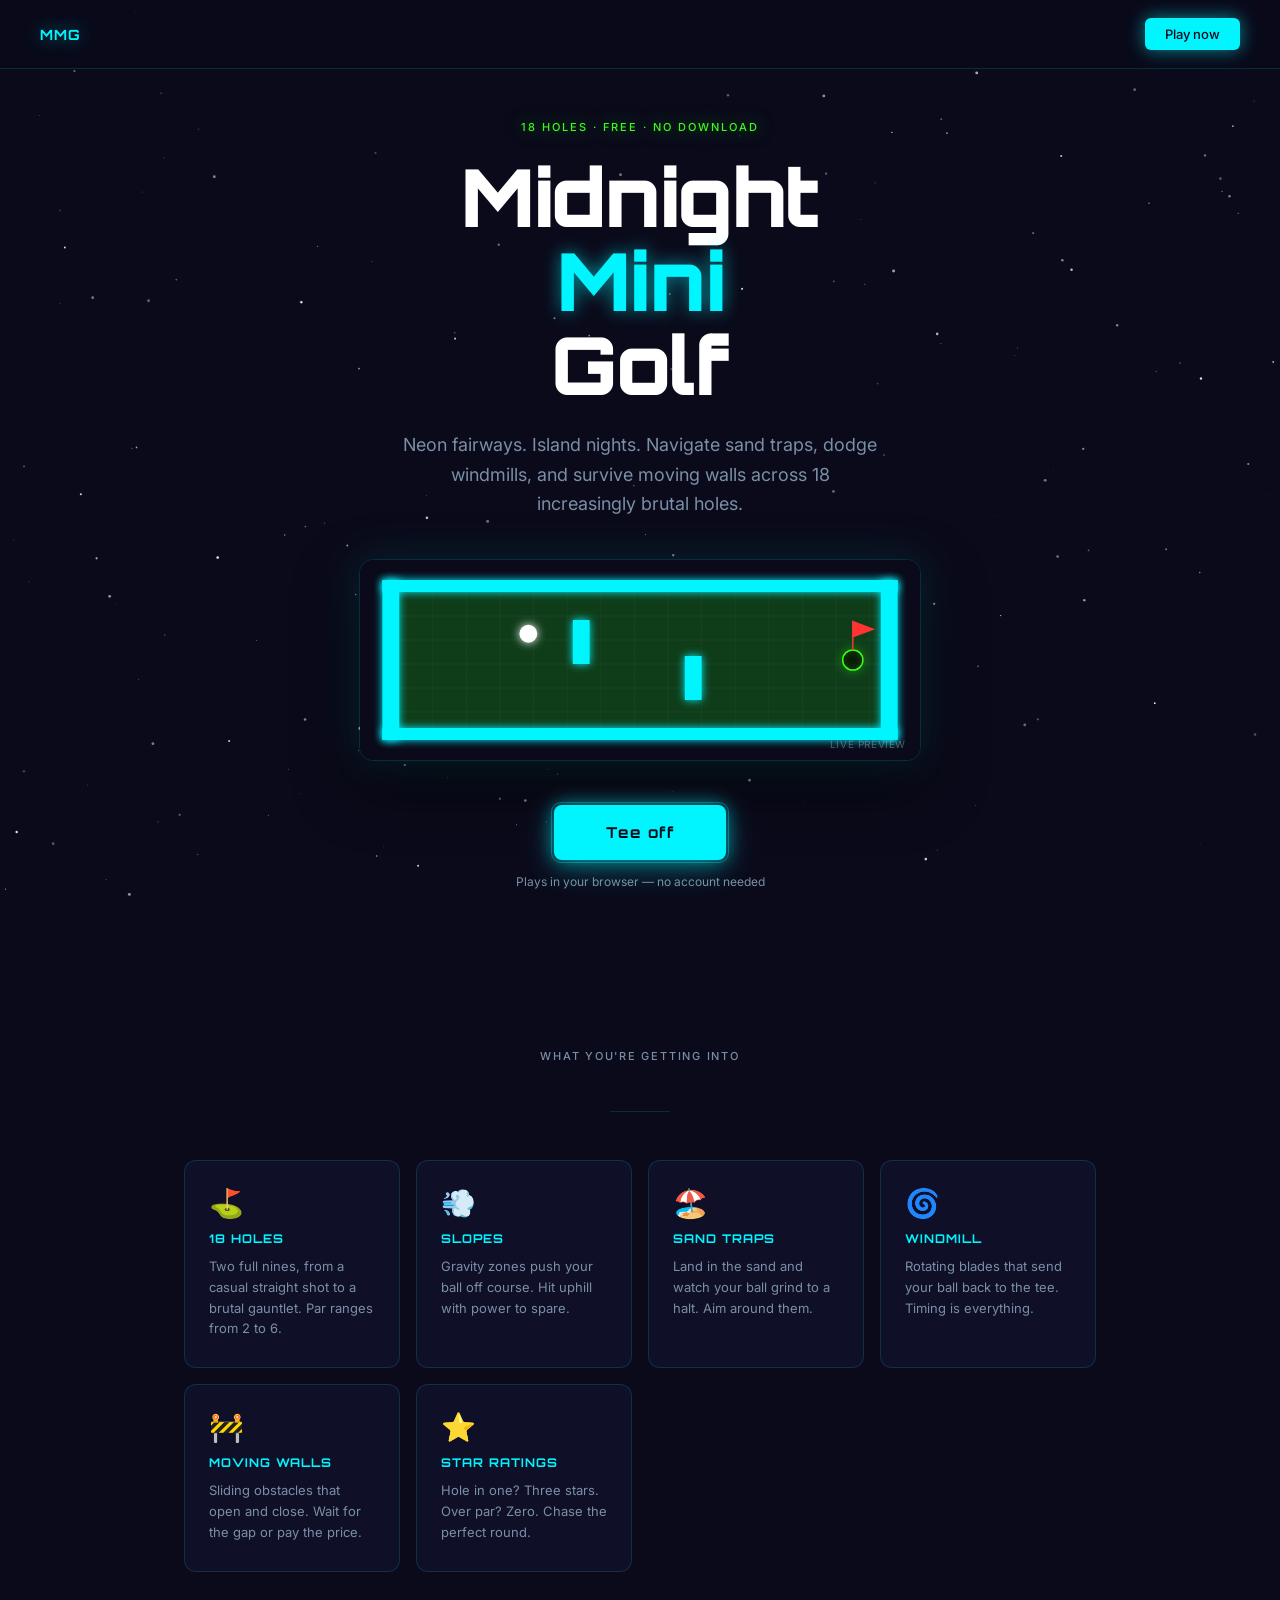
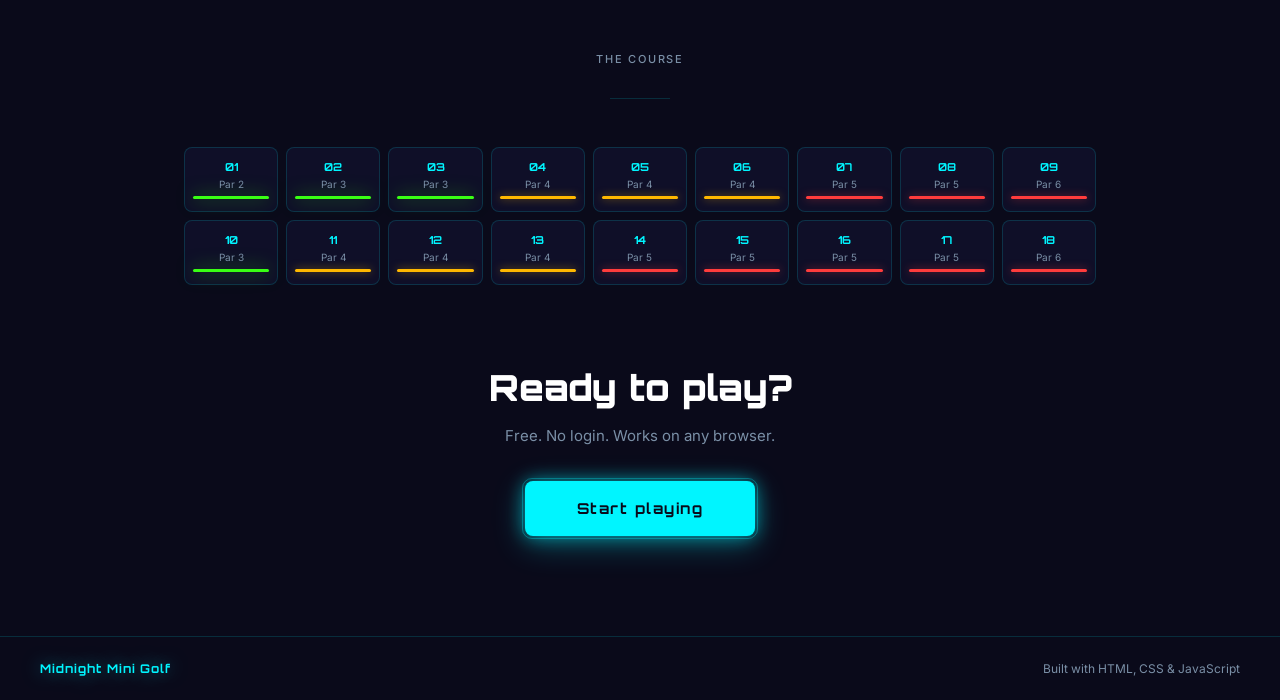
<file: index.html>
<!DOCTYPE html>
<html lang="en">
<head>
  <meta charset="UTF-8" />
  <meta name="viewport" content="width=device-width, initial-scale=1.0" />
  <title>Midnight Mini Golf</title>
  <meta name="description" content="A neon mini golf game set on a midnight island. 18 holes. Traps, slopes, windmills. Play free in your browser." />
  <link rel="icon" type="image/svg+xml" href="assets/icons/favicon.svg" />
  <link rel="preconnect" href="https://fonts.googleapis.com" />
  <link rel="preconnect" href="https://fonts.gstatic.com" crossorigin />
  <link href="https://fonts.googleapis.com/css2?family=Orbitron:wght@700;900&family=Inter:wght@400;500&display=swap" rel="stylesheet" />

  <style>
    /* ─── Reset & base ─────────────────────────────────────── */
    *, *::before, *::after { box-sizing: border-box; margin: 0; padding: 0; }

    :root {
      --bg:        #0a0a1a;
      --bg2:       #0f0f28;
      --cyan:      #00f5ff;
      --green:     #39ff14;
      --white:     #ffffff;
      --muted:     #7a8fa6;
      --border:    rgba(0, 245, 255, 0.15);
      --glow-cyan: 0 0 18px rgba(0,245,255,0.55);
      --glow-green:0 0 18px rgba(57,255,20,0.55);
    }

    html { scroll-behavior: smooth; }

    body {
      background: var(--bg);
      color: var(--white);
      font-family: 'Inter', sans-serif;
      min-height: 100vh;
      overflow-x: hidden;
    }

    /* ─── Star field ────────────────────────────────────────── */
    #stars {
      position: fixed;
      inset: 0;
      pointer-events: none;
      z-index: 0;
    }

    /* ─── Nav ───────────────────────────────────────────────── */
    nav {
      position: fixed;
      top: 0; left: 0; right: 0;
      z-index: 100;
      display: flex;
      align-items: center;
      justify-content: space-between;
      padding: 18px 40px;
      background: rgba(10,10,26,0.75);
      backdrop-filter: blur(12px);
      border-bottom: 1px solid var(--border);
    }

    .nav-logo {
      font-family: 'Orbitron', sans-serif;
      font-size: 14px;
      font-weight: 700;
      color: var(--cyan);
      text-shadow: var(--glow-cyan);
      letter-spacing: 0.08em;
      text-decoration: none;
    }

    .nav-play {
      font-family: 'Inter', sans-serif;
      font-size: 13px;
      font-weight: 500;
      color: var(--bg);
      background: var(--cyan);
      border: none;
      border-radius: 6px;
      padding: 8px 20px;
      cursor: pointer;
      text-decoration: none;
      transition: opacity 0.15s, box-shadow 0.15s;
      box-shadow: var(--glow-cyan);
    }
    .nav-play:hover { opacity: 0.85; }

    /* ─── Hero ──────────────────────────────────────────────── */
    .hero {
      position: relative;
      z-index: 1;
      min-height: 100vh;
      display: flex;
      flex-direction: column;
      align-items: center;
      justify-content: center;
      text-align: center;
      padding: 120px 24px 80px;
      gap: 0;
    }

    .hero-eyebrow {
      font-size: 11px;
      font-weight: 500;
      letter-spacing: 0.18em;
      text-transform: uppercase;
      color: var(--green);
      text-shadow: var(--glow-green);
      margin-bottom: 20px;
    }

    .hero-title {
      font-family: 'Orbitron', sans-serif;
      font-size: clamp(36px, 7vw, 80px);
      font-weight: 900;
      line-height: 1.05;
      letter-spacing: -0.01em;
      margin-bottom: 24px;
    }

    .hero-title .line-midnight { color: var(--white); }
    .hero-title .line-mini {
      color: var(--cyan);
      text-shadow: var(--glow-cyan);
    }
    .hero-title .line-golf { color: var(--white); }

    .hero-sub {
      font-size: clamp(15px, 2vw, 18px);
      color: var(--muted);
      max-width: 480px;
      line-height: 1.65;
      margin-bottom: 40px;
    }

    /* ─── Live preview canvas ───────────────────────────────── */
    .preview-wrap {
      position: relative;
      margin-bottom: 44px;
      border-radius: 14px;
      overflow: hidden;
      border: 1.5px solid var(--border);
      box-shadow: 0 0 40px rgba(0,245,255,0.12), 0 24px 60px rgba(0,0,0,0.6);
    }

    #preview {
      display: block;
      width: min(560px, calc(100vw - 48px));
      height: auto;
      aspect-ratio: 560/200;
    }

    .preview-label {
      position: absolute;
      bottom: 10px;
      right: 14px;
      font-size: 10px;
      color: rgba(255,255,255,0.3);
      letter-spacing: 0.06em;
      text-transform: uppercase;
    }

    /* ─── CTA button ────────────────────────────────────────── */
    .cta-btn {
      display: inline-block;
      font-family: 'Orbitron', sans-serif;
      font-size: 15px;
      font-weight: 700;
      letter-spacing: 0.1em;
      color: var(--bg);
      background: var(--cyan);
      border: none;
      border-radius: 8px;
      padding: 18px 52px;
      cursor: pointer;
      text-decoration: none;
      box-shadow: var(--glow-cyan), 0 8px 32px rgba(0,245,255,0.3);
      transition: transform 0.15s, box-shadow 0.15s, opacity 0.15s;
      position: relative;
    }
    .cta-btn::after {
      content: '';
      position: absolute;
      inset: -3px;
      border-radius: 10px;
      border: 1px solid rgba(0,245,255,0.3);
      pointer-events: none;
    }
    .cta-btn:hover {
      transform: translateY(-2px);
      box-shadow: 0 0 28px rgba(0,245,255,0.8), 0 12px 40px rgba(0,245,255,0.35);
    }
    .cta-btn:active { transform: translateY(0); }

    .cta-note {
      margin-top: 14px;
      font-size: 12px;
      color: var(--muted);
    }

    /* ─── Features strip ────────────────────────────────────── */
    .features {
      position: relative;
      z-index: 1;
      padding: 80px 24px;
      max-width: 960px;
      margin: 0 auto;
    }

    .features-label {
      text-align: center;
      font-size: 11px;
      font-weight: 500;
      letter-spacing: 0.16em;
      text-transform: uppercase;
      color: var(--muted);
      margin-bottom: 48px;
    }

    .features-grid {
      display: grid;
      grid-template-columns: repeat(auto-fit, minmax(200px, 1fr));
      gap: 16px;
    }

    .feature-card {
      background: var(--bg2);
      border: 1px solid var(--border);
      border-radius: 12px;
      padding: 28px 24px;
      transition: border-color 0.2s, box-shadow 0.2s;
    }
    .feature-card:hover {
      border-color: rgba(0,245,255,0.4);
      box-shadow: 0 0 20px rgba(0,245,255,0.08);
    }

    .feature-icon {
      font-size: 28px;
      margin-bottom: 14px;
      display: block;
      line-height: 1;
    }

    .feature-title {
      font-family: 'Orbitron', sans-serif;
      font-size: 12px;
      font-weight: 700;
      letter-spacing: 0.08em;
      color: var(--cyan);
      margin-bottom: 10px;
      text-transform: uppercase;
    }

    .feature-desc {
      font-size: 13px;
      color: var(--muted);
      line-height: 1.6;
    }

    /* ─── Holes preview strip ───────────────────────────────── */
    .holes-section {
      position: relative;
      z-index: 1;
      padding: 0 24px 80px;
      max-width: 960px;
      margin: 0 auto;
    }

    .holes-label {
      text-align: center;
      font-size: 11px;
      font-weight: 500;
      letter-spacing: 0.16em;
      text-transform: uppercase;
      color: var(--muted);
      margin-bottom: 32px;
    }

    .holes-grid {
      display: grid;
      grid-template-columns: repeat(9, 1fr);
      gap: 8px;
    }

    .hole-pip {
      background: var(--bg2);
      border: 1px solid var(--border);
      border-radius: 8px;
      padding: 12px 8px;
      text-align: center;
    }

    .hole-num {
      font-family: 'Orbitron', sans-serif;
      font-size: 11px;
      font-weight: 700;
      color: var(--cyan);
      margin-bottom: 4px;
    }

    .hole-par {
      font-size: 10px;
      color: var(--muted);
    }

    .hole-diff {
      margin-top: 6px;
      height: 3px;
      border-radius: 2px;
    }
    .diff-easy   { background: var(--green); box-shadow: var(--glow-green); }
    .diff-medium { background: #ffb800; box-shadow: 0 0 8px rgba(255,184,0,0.5); }
    .diff-hard   { background: #ff3c3c; box-shadow: 0 0 8px rgba(255,60,60,0.5); }

    /* ─── Bottom CTA ────────────────────────────────────────── */
    .bottom-cta {
      position: relative;
      z-index: 1;
      text-align: center;
      padding: 0 24px 100px;
    }

    .bottom-cta-title {
      font-family: 'Orbitron', sans-serif;
      font-size: clamp(22px, 4vw, 36px);
      font-weight: 900;
      color: var(--white);
      margin-bottom: 16px;
    }

    .bottom-cta-sub {
      font-size: 15px;
      color: var(--muted);
      margin-bottom: 36px;
    }

    /* ─── Footer ────────────────────────────────────────────── */
    footer {
      position: relative;
      z-index: 1;
      border-top: 1px solid var(--border);
      padding: 24px 40px;
      display: flex;
      align-items: center;
      justify-content: space-between;
      flex-wrap: wrap;
      gap: 12px;
    }

    .footer-logo {
      font-family: 'Orbitron', sans-serif;
      font-size: 12px;
      font-weight: 700;
      color: var(--cyan);
      text-shadow: var(--glow-cyan);
      letter-spacing: 0.08em;
    }

    .footer-note {
      font-size: 12px;
      color: var(--muted);
    }

    /* ─── Divider line ──────────────────────────────────────── */
    .divider {
      width: 60px;
      height: 1px;
      background: var(--border);
      margin: 0 auto 48px;
    }

    /* ─── Reduced motion ────────────────────────────────────── */
    @media (prefers-reduced-motion: reduce) {
      * { animation: none !important; transition: none !important; }
    }

    /* ─── Mobile ────────────────────────────────────────────── */
    @media (max-width: 600px) {
      nav { padding: 16px 20px; }
      .holes-grid { grid-template-columns: repeat(3, 1fr); }
      footer { flex-direction: column; text-align: center; }
    }
  </style>
</head>
<body>

  <!-- Star field canvas -->
  <canvas id="stars"></canvas>

  <!-- Nav -->
  <nav>
    <a href="#" class="nav-logo">MMG</a>
    <a href="game/golf.html" class="nav-play">Play now</a>
  </nav>

  <!-- Hero -->
  <section class="hero">
    <p class="hero-eyebrow">18 holes · Free · No download</p>

    <h1 class="hero-title">
      <span class="line-midnight">Midnight</span><br>
      <span class="line-mini">Mini</span><br>
      <span class="line-golf">Golf</span>
    </h1>

    <p class="hero-sub">
      Neon fairways. Island nights. Navigate sand traps, dodge windmills,
      and survive moving walls across 18 increasingly brutal holes.
    </p>

    <!-- Live animated preview -->
    <div class="preview-wrap">
      <canvas id="preview"></canvas>
      <span class="preview-label">Live preview</span>
    </div>

    <a href="game/golf.html" class="cta-btn">Tee off</a>
    <p class="cta-note">Plays in your browser — no account needed</p>
  </section>

  <!-- Features -->
  <section class="features">
    <p class="features-label">What you're getting into</p>
    <div class="divider"></div>
    <div class="features-grid">
      <div class="feature-card">
        <span class="feature-icon">⛳</span>
        <p class="feature-title">18 holes</p>
        <p class="feature-desc">Two full nines, from a casual straight shot to a brutal gauntlet. Par ranges from 2 to 6.</p>
      </div>
      <div class="feature-card">
        <span class="feature-icon">💨</span>
        <p class="feature-title">Slopes</p>
        <p class="feature-desc">Gravity zones push your ball off course. Hit uphill with power to spare.</p>
      </div>
      <div class="feature-card">
        <span class="feature-icon">🏖️</span>
        <p class="feature-title">Sand traps</p>
        <p class="feature-desc">Land in the sand and watch your ball grind to a halt. Aim around them.</p>
      </div>
      <div class="feature-card">
        <span class="feature-icon">🌀</span>
        <p class="feature-title">Windmill</p>
        <p class="feature-desc">Rotating blades that send your ball back to the tee. Timing is everything.</p>
      </div>
      <div class="feature-card">
        <span class="feature-icon">🚧</span>
        <p class="feature-title">Moving walls</p>
        <p class="feature-desc">Sliding obstacles that open and close. Wait for the gap or pay the price.</p>
      </div>
      <div class="feature-card">
        <span class="feature-icon">⭐</span>
        <p class="feature-title">Star ratings</p>
        <p class="feature-desc">Hole in one? Three stars. Over par? Zero. Chase the perfect round.</p>
      </div>
    </div>
  </section>

  <!-- Holes strip -->
  <section class="holes-section">
    <p class="holes-label">The course</p>
    <div class="divider"></div>
    <div class="holes-grid">
      <div class="hole-pip">
        <p class="hole-num">01</p>
        <p class="hole-par">Par 2</p>
        <div class="hole-diff diff-easy"></div>
      </div>
      <div class="hole-pip">
        <p class="hole-num">02</p>
        <p class="hole-par">Par 3</p>
        <div class="hole-diff diff-easy"></div>
      </div>
      <div class="hole-pip">
        <p class="hole-num">03</p>
        <p class="hole-par">Par 3</p>
        <div class="hole-diff diff-easy"></div>
      </div>
      <div class="hole-pip">
        <p class="hole-num">04</p>
        <p class="hole-par">Par 4</p>
        <div class="hole-diff diff-medium"></div>
      </div>
      <div class="hole-pip">
        <p class="hole-num">05</p>
        <p class="hole-par">Par 4</p>
        <div class="hole-diff diff-medium"></div>
      </div>
      <div class="hole-pip">
        <p class="hole-num">06</p>
        <p class="hole-par">Par 4</p>
        <div class="hole-diff diff-medium"></div>
      </div>
      <div class="hole-pip">
        <p class="hole-num">07</p>
        <p class="hole-par">Par 5</p>
        <div class="hole-diff diff-hard"></div>
      </div>
      <div class="hole-pip">
        <p class="hole-num">08</p>
        <p class="hole-par">Par 5</p>
        <div class="hole-diff diff-hard"></div>
      </div>
      <div class="hole-pip">
        <p class="hole-num">09</p>
        <p class="hole-par">Par 6</p>
        <div class="hole-diff diff-hard"></div>
      </div>
      <div class="hole-pip">
        <p class="hole-num">10</p>
        <p class="hole-par">Par 3</p>
        <div class="hole-diff diff-easy"></div>
      </div>
      <div class="hole-pip">
        <p class="hole-num">11</p>
        <p class="hole-par">Par 4</p>
        <div class="hole-diff diff-medium"></div>
      </div>
      <div class="hole-pip">
        <p class="hole-num">12</p>
        <p class="hole-par">Par 4</p>
        <div class="hole-diff diff-medium"></div>
      </div>
      <div class="hole-pip">
        <p class="hole-num">13</p>
        <p class="hole-par">Par 4</p>
        <div class="hole-diff diff-medium"></div>
      </div>
      <div class="hole-pip">
        <p class="hole-num">14</p>
        <p class="hole-par">Par 5</p>
        <div class="hole-diff diff-hard"></div>
      </div>
      <div class="hole-pip">
        <p class="hole-num">15</p>
        <p class="hole-par">Par 5</p>
        <div class="hole-diff diff-hard"></div>
      </div>
      <div class="hole-pip">
        <p class="hole-num">16</p>
        <p class="hole-par">Par 5</p>
        <div class="hole-diff diff-hard"></div>
      </div>
      <div class="hole-pip">
        <p class="hole-num">17</p>
        <p class="hole-par">Par 5</p>
        <div class="hole-diff diff-hard"></div>
      </div>
      <div class="hole-pip">
        <p class="hole-num">18</p>
        <p class="hole-par">Par 6</p>
        <div class="hole-diff diff-hard"></div>
      </div>
    </div>
  </section>

  <!-- Bottom CTA -->
  <section class="bottom-cta">
    <h2 class="bottom-cta-title">Ready to play?</h2>
    <p class="bottom-cta-sub">Free. No login. Works on any browser.</p>
    <a href="game/golf.html" class="cta-btn">Start playing</a>
  </section>

  <!-- Footer -->
  <footer>
    <span class="footer-logo">Midnight Mini Golf</span>
    <span class="footer-note">Built with HTML, CSS &amp; JavaScript</span>
  </footer>

  <script>
    // ─── Star field ────────────────────────────────────────────
    (function () {
      const c = document.getElementById('stars');
      const ctx = c.getContext('2d');
      let stars = [];

      function resize() {
        c.width  = window.innerWidth;
        c.height = window.innerHeight;
        stars = Array.from({ length: 180 }, () => ({
          x: Math.random() * c.width,
          y: Math.random() * c.height,
          r: Math.random() * 1.2 + 0.3,
          o: Math.random() * 0.6 + 0.2,
          sp: Math.random() * 0.008 + 0.003,
          phase: Math.random() * Math.PI * 2
        }));
      }

      function draw(t) {
        ctx.clearRect(0, 0, c.width, c.height);
        stars.forEach(s => {
          const opacity = s.o + Math.sin(t * s.sp + s.phase) * 0.15;
          ctx.beginPath();
          ctx.arc(s.x, s.y, s.r, 0, Math.PI * 2);
          ctx.fillStyle = `rgba(255,255,255,${opacity})`;
          ctx.fill();
        });
        requestAnimationFrame(draw);
      }

      window.addEventListener('resize', resize);
      resize();
      requestAnimationFrame(draw);
    })();

    // ─── Hero preview — a player practicing one hole, on loop ──
    // Mirrors the real game's feel: slingshot aim, normal-based wall
    // bounces, turf friction. The "player" lines up a shot, releases,
    // plays the ball from where it lies, mostly misses, and now and
    // then sinks it — then re-tees and starts over.
    (function () {
      const canvas = document.getElementById('preview');
      const ctx    = canvas.getContext('2d');

      // Physics — matched to the real game (golf.html)
      const FRICTION = 0.985;   // turf drag per frame
      const BOUNCE   = 0.65;    // energy kept on a wall bounce

      // Responsive canvas size
      function setSize() {
        const w = Math.min(560, window.innerWidth - 48);
        canvas.width  = w;
        canvas.height = Math.round(w * (200 / 560));
      }
      setSize();
      window.addEventListener('resize', setSize);

      function getW() { return canvas.width; }
      function getH() { return canvas.height; }
      function clamp(v, lo, hi) { return Math.max(lo, Math.min(hi, v)); }

      // World state
      let ball = { x: 0, y: 0, vx: 0, vy: 0, r: 0 };
      let holeX = 0, holeY = 0;

      // Demo state machine: aim → roll → (sink | rest) → aim …
      let phase = 'aim';   // 'aim' | 'roll' | 'rest' | 'sink'
      let timer = 0;       // frames elapsed in the current phase
      let shot  = { vx: 0, vy: 0, ratio: 0 }; // the queued/last shot
      let sinkFrom = { x: 0, y: 0 };          // ball pos when it dropped
      let attempt = 0, attemptsTarget = 3;    // miss a few, then sink it

      const AIM_FRAMES  = 60;  // ~1.0s lining the shot up
      const REST_FRAMES = 34;  // ~0.55s pause before the next try
      const SINK_FRAMES = 46;  // ~0.75s drop-in animation

      function tee() {
        const w = getW(), h = getH();
        ball.r  = w * 0.016;
        ball.x  = w * 0.1;
        ball.y  = h * 0.5;
        ball.vx = ball.vy = 0;
        holeX   = w * 0.88;
        holeY   = h * 0.5;
        attempt = 0;
        attemptsTarget = 2 + Math.floor(Math.random() * 3); // 2–4 tries
        phase = 'aim'; timer = 0;
      }
      tee();

      // Walls — proportional (border + two internal bumpers)
      function walls() {
        const w = getW(), h = getH();
        return [
          { x: w*0.04, y: h*0.1,  width: w*0.92, height: h*0.06 },
          { x: w*0.04, y: h*0.84, width: w*0.92, height: h*0.06 },
          { x: w*0.04, y: h*0.1,  width: w*0.03, height: h*0.80 },
          { x: w*0.93, y: h*0.1,  width: w*0.03, height: h*0.80 },
          { x: w*0.38, y: h*0.3,  width: w*0.03, height: h*0.22 },
          { x: w*0.58, y: h*0.48, width: w*0.03, height: h*0.22 },
        ];
      }

      // ── Shot planning: aim at the hole, add human error ──────
      // The first couple of tries are near misses (slide past the cup);
      // once we hit the target attempt, dial it in so it actually drops.
      function planShot() {
        const w = getW();
        const dx = holeX - ball.x, dy = holeY - ball.y;
        const dist = Math.hypot(dx, dy);
        let ang = Math.atan2(dy, dx);

        attempt++;
        const makeIt = attempt >= attemptsTarget;
        let targetDist;
        if (makeIt) {
          // dead-on and just enough pace to trickle into the cup
          ang += (Math.random() - 0.5) * 0.02;
          targetDist = dist * 1.04;
        } else {
          // pull off to one side so it rolls past the hole, not in it
          const side = Math.random() < 0.5 ? -1 : 1;
          ang += side * (0.06 + Math.random() * 0.07);   // ~3.5°–7.5° off
          // mix of runs-past and left-short so the misses vary
          targetDist = Math.random() < 0.65
            ? dist * (1.35 + Math.random() * 0.5)          // rolls past
            : dist * (0.72 + Math.random() * 0.15);        // left short
        }

        // v0 chosen so friction bleeds the ball to ~targetDist
        const v0 = targetDist * (1 - FRICTION);
        const maxV0 = (w * 0.9) * (1 - FRICTION);
        shot.vx = Math.cos(ang) * v0;
        shot.vy = Math.sin(ang) * v0;
        shot.ratio = clamp(v0 / maxV0, 0, 1);
      }

      // ── Smooth circle-vs-rect: push to tangent, reflect on normal ──
      function resolveWall(wl) {
        const cx = clamp(ball.x, wl.x, wl.x + wl.width);
        const cy = clamp(ball.y, wl.y, wl.y + wl.height);
        let dx = ball.x - cx, dy = ball.y - cy;
        const r = ball.r;
        const d2 = dx*dx + dy*dy;
        if (d2 >= r*r) return false;

        if (dx === 0 && dy === 0) {
          // Center inside the rect — eject along least-penetration axis
          const left = ball.x - wl.x, right = wl.x + wl.width - ball.x;
          const top  = ball.y - wl.y, bot   = wl.y + wl.height - ball.y;
          const minX = Math.min(left, right), minY = Math.min(top, bot);
          if (minX < minY) {
            if (left < right) { ball.x -= (minX + r); if (ball.vx > 0) ball.vx = -ball.vx * BOUNCE; }
            else              { ball.x += (minX + r); if (ball.vx < 0) ball.vx = -ball.vx * BOUNCE; }
          } else {
            if (top < bot)    { ball.y -= (minY + r); if (ball.vy > 0) ball.vy = -ball.vy * BOUNCE; }
            else              { ball.y += (minY + r); if (ball.vy < 0) ball.vy = -ball.vy * BOUNCE; }
          }
          return true;
        }

        const d  = Math.sqrt(d2);
        const nx = dx / d, ny = dy / d;
        ball.x += nx * (r - d);            // sit exactly tangent
        ball.y += ny * (r - d);
        const vn = ball.vx * nx + ball.vy * ny;
        if (vn < 0) {                       // only reflect if closing in
          ball.vx -= (1 + BOUNCE) * vn * nx;
          ball.vy -= (1 + BOUNCE) * vn * ny;
        }
        return true;
      }

      function physics() {
        const w = getW();
        ball.x += ball.vx;
        ball.y += ball.vy;
        ball.vx *= FRICTION;
        ball.vy *= FRICTION;

        // a few passes so tight corners fully resolve in one frame
        const ws = walls();
        for (let pass = 0; pass < 3; pass++) {
          let hit = false;
          for (const wl of ws) { if (resolveWall(wl)) hit = true; }
          if (!hit) break;
        }

        let speed = Math.hypot(ball.vx, ball.vy);
        const distHole = Math.hypot(ball.x - holeX, ball.y - holeY);

        // Cup magnet: a ball rolling slowly near the lip gets pulled in and
        // curls toward the centre (so a good shot drops instead of skimming).
        if (distHole < ball.r * 3 && speed < w * 0.007) {
          ball.vx += (holeX - ball.x) * 0.05;
          ball.vy += (holeY - ball.y) * 0.05;
          speed = Math.hypot(ball.vx, ball.vy);
        }

        // Drop in: ball is over the cup
        if (distHole < ball.r * 1.25) {
          sinkFrom.x = ball.x; sinkFrom.y = ball.y;
          ball.vx = ball.vy = 0;
          phase = 'sink'; timer = 0;
          return;
        }
        // Came to rest — the player will try again from here
        if (speed < w * 0.0009) {
          ball.vx = ball.vy = 0;
          phase = 'rest'; timer = 0;
        }
      }

      // ── Rendering ────────────────────────────────────────────
      function powerColor(r) {
        // green → yellow → red, like the real game's aim line
        let cr, cg, cb;
        if (r < 0.5) { const t = r / 0.5;
          cr = 57 + (255 - 57) * t; cg = 255 + (184 - 255) * t; cb = 20 + (0 - 20) * t;
        } else { const t = (r - 0.5) / 0.5;
          cr = 255; cg = 184 + (60 - 184) * t; cb = 0 + (60 - 0) * t;
        }
        return `rgb(${cr|0},${cg|0},${cb|0})`;
      }

      function drawAim() {
        const w = getW();
        // grow the pull-back as the player "winds up"
        const p = Math.min(timer / AIM_FRAMES, 1);
        const ease = p * p * (3 - 2 * p);
        const len = (ball.r * 1.5 + shot.ratio * w * 0.13) * ease;
        const v0 = Math.hypot(shot.vx, shot.vy) || 1;
        const dirx = shot.vx / v0, diry = shot.vy / v0;
        const col = powerColor(shot.ratio);

        // dotted slingshot line pulling back behind the ball
        ctx.save();
        ctx.strokeStyle = col;
        ctx.lineWidth = 2;
        ctx.setLineDash([4, 4]);
        ctx.beginPath();
        ctx.moveTo(ball.x, ball.y);
        ctx.lineTo(ball.x - dirx * len, ball.y - diry * len);
        ctx.stroke();
        ctx.setLineDash([]);
        // power ring around the ball
        ctx.strokeStyle = col;
        ctx.globalAlpha = 0.7;
        ctx.beginPath();
        ctx.arc(ball.x, ball.y, ball.r + 3 + shot.ratio * 4 * ease, 0, Math.PI*2);
        ctx.stroke();
        ctx.restore();
      }

      function drawScene() {
        const w = getW(), h = getH();
        const ws = walls();

        ctx.fillStyle = '#0a0a1a';
        ctx.fillRect(0, 0, w, h);

        ctx.fillStyle = '#0f3d1a';
        ctx.fillRect(w*0.07, h*0.16, w*0.86, h*0.68);

        ctx.strokeStyle = 'rgba(255,255,255,0.03)';
        ctx.lineWidth = 1;
        for (let x = w*0.07; x < w*0.93; x += w*0.06) {
          ctx.beginPath(); ctx.moveTo(x, h*0.16); ctx.lineTo(x, h*0.84); ctx.stroke();
        }
        for (let y = h*0.16; y < h*0.84; y += h*0.12) {
          ctx.beginPath(); ctx.moveTo(w*0.07, y); ctx.lineTo(w*0.93, y); ctx.stroke();
        }

        ws.forEach(wall => {
          ctx.shadowColor = '#00f5ff';
          ctx.shadowBlur  = 8;
          ctx.fillStyle   = '#00f5ff';
          ctx.fillRect(wall.x, wall.y, wall.width, wall.height);
          ctx.shadowBlur  = 0;
        });

        // Hole
        ctx.beginPath();
        ctx.arc(holeX, holeY, w*0.018, 0, Math.PI*2);
        ctx.fillStyle = '#050505';
        ctx.fill();
        ctx.shadowColor = '#39ff14';
        ctx.shadowBlur  = 10;
        ctx.strokeStyle = '#39ff14';
        ctx.lineWidth   = 1.5;
        ctx.stroke();
        ctx.shadowBlur  = 0;

        // Flag
        ctx.strokeStyle = '#ff3333';
        ctx.lineWidth   = 1.5;
        ctx.beginPath();
        ctx.moveTo(holeX, holeY - w*0.018);
        ctx.lineTo(holeX, holeY - w*0.07);
        ctx.stroke();
        ctx.fillStyle = '#ff3333';
        ctx.beginPath();
        ctx.moveTo(holeX,          holeY - w*0.07);
        ctx.lineTo(holeX + w*0.04, holeY - w*0.055);
        ctx.lineTo(holeX,          holeY - w*0.04);
        ctx.fill();

        // Aim line only while lining up
        if (phase === 'aim') drawAim();

        // Ball — during 'sink' it slides into the cup and shrinks
        let bx = ball.x, by = ball.y, br = ball.r;
        if (phase === 'sink') {
          const t = Math.min(timer / SINK_FRAMES, 1);
          bx = sinkFrom.x + (holeX - sinkFrom.x) * t;
          by = sinkFrom.y + (holeY - sinkFrom.y) * t;
          br = ball.r * (1 - t * 0.85);
        }
        ctx.shadowColor = '#ffffff';
        ctx.shadowBlur  = 10;
        ctx.beginPath();
        ctx.arc(bx, by, br, 0, Math.PI*2);
        ctx.fillStyle = '#ffffff';
        ctx.fill();
        ctx.shadowBlur = 0;
      }

      // ── Main loop ────────────────────────────────────────────
      function loop() {
        timer++;
        if (phase === 'aim') {
          if (timer === 1) planShot();
          if (timer >= AIM_FRAMES) {        // release
            ball.vx = shot.vx; ball.vy = shot.vy;
            phase = 'roll'; timer = 0;
          }
        } else if (phase === 'roll') {
          physics();
        } else if (phase === 'rest') {
          if (timer >= REST_FRAMES) { phase = 'aim'; timer = 0; }
        } else if (phase === 'sink') {
          if (timer >= SINK_FRAMES) { tee(); }  // celebrate done → new ball
        }
        drawScene();
        requestAnimationFrame(loop);
      }
      loop();
    })();
  </script>
</body>
</html>
</file>
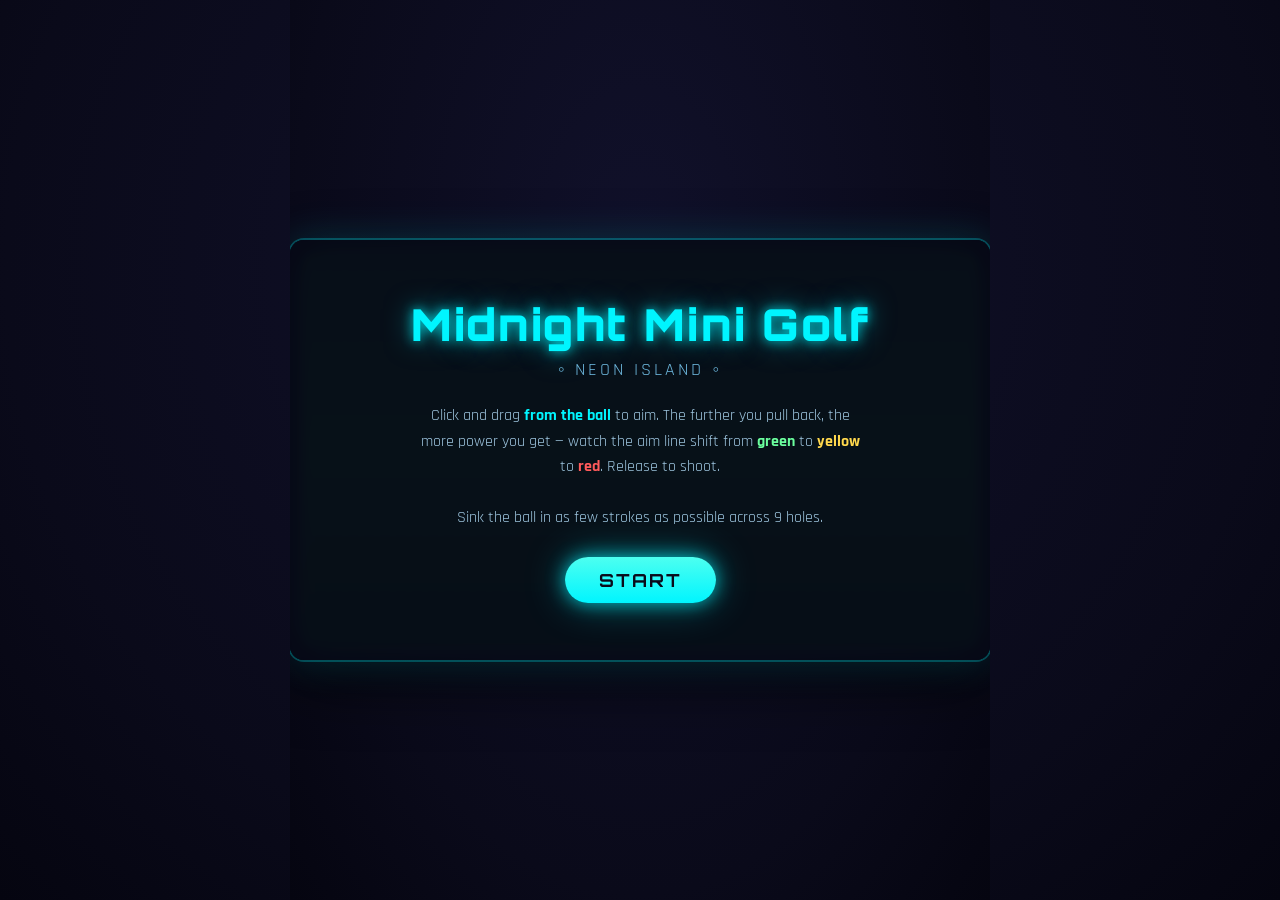
<file: golf.html>
<!DOCTYPE html>
<html lang="en">
<head>
<meta charset="UTF-8">
<meta name="viewport" content="width=device-width, initial-scale=1.0">
<title>Midnight Mini Golf</title>
<link rel="preconnect" href="https://fonts.googleapis.com">
<link rel="preconnect" href="https://fonts.gstatic.com" crossorigin>
<link href="https://fonts.googleapis.com/css2?family=Orbitron:wght@500;700;900&family=Rajdhani:wght@500;600;700&display=swap" rel="stylesheet">
<style>
  /* ===== Global / page theme ===== */
  * { margin: 0; padding: 0; box-sizing: border-box; }
  html, body {
    height: 100%;
    background: radial-gradient(ellipse at 50% 30%, #11112b 0%, #0a0a1a 70%, #050510 100%);
    color: #cfeaff;
    font-family: 'Rajdhani', sans-serif;
    display: flex;
    align-items: center;
    justify-content: center;
    overflow: hidden;
  }

  /* ===== Game shell ===== */
  #shell {
    position: relative;
    width: 700px;
    height: 420px;
    border-radius: 14px;
    box-shadow:
      0 0 0 2px rgba(0, 245, 255, 0.25),
      0 0 40px rgba(0, 245, 255, 0.18),
      0 20px 60px rgba(0, 0, 0, 0.7);
  }

  canvas {
    display: block;
    border-radius: 14px;
    cursor: crosshair;
  }

  /* ===== Overlay screens (title / star / scorecard) ===== */
  .overlay {
    position: absolute;
    inset: 0;
    display: flex;
    flex-direction: column;
    align-items: center;
    justify-content: center;
    text-align: center;
    background: rgba(6, 8, 22, 0.86);
    backdrop-filter: blur(4px);
    border-radius: 14px;
    padding: 24px;
    z-index: 10;
  }
  .overlay.hidden { display: none; }

  h1 {
    font-family: 'Orbitron', sans-serif;
    font-weight: 900;
    font-size: 44px;
    letter-spacing: 2px;
    color: #00f5ff;
    text-shadow: 0 0 12px rgba(0, 245, 255, 0.8), 0 0 28px rgba(0, 245, 255, 0.5);
    margin-bottom: 6px;
  }
  h2 {
    font-family: 'Orbitron', sans-serif;
    font-weight: 700;
    font-size: 28px;
    color: #aeffc8;
    text-shadow: 0 0 10px rgba(60, 255, 150, 0.6);
    margin-bottom: 14px;
  }
  .subtitle { color: #7fd4ff; font-size: 18px; letter-spacing: 3px; margin-bottom: 22px; opacity: 0.85; }
  .instructions {
    max-width: 440px;
    line-height: 1.6;
    font-size: 16px;
    color: #9fc6e0;
    margin-bottom: 26px;
  }
  .instructions b { color: #00f5ff; }

  /* ===== Neon buttons ===== */
  button.neon {
    font-family: 'Orbitron', sans-serif;
    font-weight: 700;
    font-size: 18px;
    letter-spacing: 2px;
    color: #0a0a1a;
    background: linear-gradient(180deg, #4dfff0, #00f5ff);
    border: none;
    padding: 12px 34px;
    border-radius: 30px;
    cursor: pointer;
    box-shadow: 0 0 18px rgba(0, 245, 255, 0.7), 0 0 40px rgba(0, 245, 255, 0.35);
    transition: transform 0.12s ease, box-shadow 0.12s ease;
  }
  button.neon:hover {
    transform: scale(1.06);
    box-shadow: 0 0 26px rgba(0, 245, 255, 0.95), 0 0 60px rgba(0, 245, 255, 0.5);
  }
  button.neon:active { transform: scale(0.98); }

  /* ===== Star rating ===== */
  .stars { font-size: 52px; margin: 8px 0 16px; letter-spacing: 8px; }
  .star-on { color: #ffd84d; text-shadow: 0 0 16px rgba(255, 216, 77, 0.9); }
  .star-off { color: #2a2a44; }
  .score-line { font-size: 20px; color: #cfeaff; margin-bottom: 8px; }
  .rank-label { font-size: 22px; color: #aeffc8; font-weight: 700; letter-spacing: 1px; margin-bottom: 18px; }

  /* ===== Scorecard table ===== */
  table {
    border-collapse: collapse;
    margin: 10px 0 22px;
    font-size: 15px;
    width: 520px;
  }
  th, td { padding: 6px 10px; text-align: center; }
  th {
    font-family: 'Orbitron', sans-serif;
    font-size: 13px;
    letter-spacing: 1px;
    color: #00f5ff;
    border-bottom: 2px solid rgba(0, 245, 255, 0.4);
  }
  td { border-bottom: 1px solid rgba(0, 245, 255, 0.12); color: #cfeaff; }
  tr.total-row td { font-weight: 700; color: #affff0; border-top: 2px solid rgba(0,245,255,0.4); border-bottom: none; padding-top: 10px; }
  .under { color: #6bff9e; }
  .over { color: #ff7b7b; }
  .even { color: #ffd84d; }
  .name-col { text-align: left; color: #9fc6e0; }
</style>
</head>
<body>
<div id="shell">
  <canvas id="game" width="700" height="420"></canvas>

  <!-- Title screen -->
  <div id="titleScreen" class="overlay">
    <h1>Midnight Mini Golf</h1>
    <div class="subtitle">&#9702; NEON ISLAND &#9702;</div>
    <div class="instructions">
      Click and drag <b>from the ball</b> to aim. The further you pull back,
      the more power you get &mdash; watch the aim line shift from
      <b style="color:#6bff9e">green</b> to <b style="color:#ffd84d">yellow</b>
      to <b style="color:#ff5b5b">red</b>. Release to shoot.<br><br>
      Sink the ball in as few strokes as possible across 9 holes.
    </div>
    <button class="neon" id="startBtn">START</button>
  </div>

  <!-- Between-hole star rating -->
  <div id="starScreen" class="overlay hidden">
    <h2 id="starHoleName">Hole Complete</h2>
    <div class="stars" id="starRow"></div>
    <div class="rank-label" id="rankLabel"></div>
    <div class="score-line" id="starScoreLine"></div>
    <button class="neon" id="nextBtn">NEXT HOLE</button>
  </div>

  <!-- Final scorecard -->
  <div id="cardScreen" class="overlay hidden">
    <h2>Final Scorecard</h2>
    <table id="scoreTable"></table>
    <button class="neon" id="againBtn">PLAY AGAIN</button>
  </div>
</div>

<script>
/* =========================================================================
   MIDNIGHT MINI GOLF
   A single-file canvas mini golf game with a neon midnight-island theme.
   Sections below are clearly separated so the code reads top-to-bottom.
   ========================================================================= */

/* -------------------------------------------------------------------------
   1. LEVEL DATA
   Every hole is a plain object. Edit these freely to design new courses.
   - walls:  array of {x, y, w, h} axis-aligned rectangles (also outer border)
   - start:  {x, y} ball spawn
   - hole:   {x, y} cup center
   - par:    expected strokes
   - name:   shown on the HUD and star screen
   - extras: optional windmill / slopes / sand / movers (see render+physics)
   Canvas play area is 700 x 420.
   ------------------------------------------------------------------------- */
const W = 700, H = 420;
const BORDER = 14; // thickness of the outer boundary walls

// Helper to build the four outer boundary walls for a hole.
function border() {
  return [
    { x: 0,        y: 0,          w: W,      h: BORDER },          // top
    { x: 0,        y: H - BORDER, w: W,      h: BORDER },          // bottom
    { x: 0,        y: 0,          w: BORDER, h: H },               // left
    { x: W-BORDER, y: 0,          w: BORDER, h: H },               // right
  ];
}

const LEVELS = [
  // --- Hole 1: Straight shot with one angled (stepped) wall, par 2 ---
  {
    name: "1 · First Light",
    par: 2,
    start: { x: 90, y: 210 },
    hole:  { x: 600, y: 210 },
    walls: [
      ...border(),
      // a small baffle to nudge around
      { x: 330, y: 60, w: 24, h: 130 },
    ],
  },

  // --- Hole 2: L-shaped dogleg, par 3 ---
  {
    name: "2 · The Dogleg",
    par: 3,
    start: { x: 90, y: 90 },
    hole:  { x: 600, y: 330 },
    walls: [
      ...border(),
      { x: 200, y: 14,  w: 24, h: 230 }, // forces a turn
      { x: 420, y: 170, w: 24, h: 236 },
    ],
  },

  // --- Hole 3: Narrow corridor with bumpers, par 3 ---
  {
    name: "3 · Bumper Run",
    par: 3,
    start: { x: 90, y: 210 },
    hole:  { x: 610, y: 210 },
    walls: [
      ...border(),
      { x: 14,  y: 130, w: 480, h: 16 }, // corridor top
      { x: 200, y: 274, w: 486, h: 16 }, // corridor bottom
      { x: 300, y: 146, w: 16,  h: 60 }, // bumper
      { x: 440, y: 210, w: 16,  h: 64 }, // bumper
    ],
  },

  // --- Hole 4: Windmill obstacle (rotating blades), par 4 ---
  {
    name: "4 · The Windmill",
    par: 4,
    start: { x: 90, y: 340 },
    hole:  { x: 610, y: 80 },
    walls: [
      ...border(),
      { x: 14,  y: 200, w: 280, h: 16 }, // wide gap from x=294..406 (112px)
      { x: 406, y: 200, w: 280, h: 16 },
    ],
    // Blades now BOUNCE the ball (no reset), so we can keep them lively.
    windmill: { x: 350, y: 208, blade: 70, speed: 0.015, hub: 14 },
  },

  // --- Hole 5: Slope zones that push the ball, par 4 ---
  {
    name: "5 · Tilted Greens",
    par: 4,
    start: { x: 90, y: 350 },
    hole:  { x: 600, y: 70 },
    walls: [
      ...border(),
      { x: 250, y: 120, w: 24, h: 286 },
      { x: 450, y: 14,  w: 24, h: 286 },
    ],
    slopes: [
      { x: 14,  y: 14,  w: 236, h: 392, fx: 0,     fy: -0.05 }, // pushes up
      { x: 274, y: 14,  w: 176, h: 392, fx: 0.05,  fy: 0     }, // pushes right
      { x: 474, y: 14,  w: 212, h: 392, fx: 0,     fy: -0.05 }, // pushes up
    ],
  },

  // --- Hole 6: Sand traps that increase friction, par 4 ---
  {
    name: "6 · Sand Pits",
    par: 4,
    start: { x: 90, y: 210 },
    hole:  { x: 610, y: 210 },
    walls: [
      ...border(),
      { x: 150, y: 14,  w: 16, h: 70 },  // gate that pinches the top lane near start
      { x: 520, y: 336, w: 16, h: 70 },  // gate that pinches the bottom lane near hole
    ],
    // One big sand field straddles the direct line, so a straight shot dies in
    // it. The only fast routes are the grass lanes along the top and bottom.
    sand: [
      { x: 215, y: 96, w: 270, h: 228 },
    ],
  },

  // --- Hole 7: The maze, par 4 ---
  {
    name: "7 · The Maze",
    par: 5,
    start: { x: 60, y: 360 },
    hole:  { x: 640, y: 56 },
    walls: [
      ...border(),
      { x: 14,  y: 270, w: 540, h: 16 }, // bottom divider, gap on the right
      { x: 250, y: 286, w: 16, h: 70 },  // baffle hanging down into bottom row
      { x: 410, y: 336, w: 16, h: 70 },  // baffle rising up from the floor
      { x: 146, y: 150, w: 540, h: 16 }, // middle divider, gap on the left
      { x: 420, y: 210, w: 16, h: 60 },  // baffle in the middle row
      { x: 300, y: 14,  w: 16, h: 70 },  // top baffle hanging down
      { x: 480, y: 80,  w: 16, h: 70 },  // top baffle rising up
    ],
    // A sand pocket sits in the long bottom run, and the middle corridor tilts
    // RIGHT while you're trying to travel left toward the exit gap.
    sand: [
      { x: 300, y: 300, w: 100, h: 92 },
    ],
    slopes: [
      { x: 160, y: 166, w: 520, h: 104, fx: 0.04, fy: 0, arrow: { x: 250, y: 218 } },
    ],
  },

  // --- Hole 8: Two moving walls sliding back and forth, par 5 ---
  {
    name: "8 · Sliding Gates",
    par: 5,
    start: { x: 90, y: 210 },
    hole:  { x: 610, y: 210 },
    walls: [
      ...border(),
    ],
    // Faster, wider-sweeping gates that physically shove the ball if they
    // slide into it (see resolveMovingRect).
    movers: [
      { x: 250, y: 14,  w: 22, h: 150, axis: 'y', range: 190, speed: 2.6, phase: 0 },
      { x: 450, y: 256, w: 22, h: 150, axis: 'y', range: 190, speed: 2.4, phase: Math.PI },
    ],
  },

  // --- Hole 9: Gauntlet -- slopes + sand + sweeping wall, par 6 ---
  {
    name: "9 · The Gauntlet",
    par: 6,
    start: { x: 60, y: 360 },
    hole:  { x: 630, y: 70 },
    walls: [
      ...border(),
      { x: 14,  y: 250, w: 420, h: 16 }, // lower divider, gap on the right
      { x: 300, y: 100, w: 386, h: 16 }, // upper divider, gap on the left
    ],
    // Three legs: (1) drive RIGHT across a sloped, sandy floor to the up-gap,
    // (2) time the sweeping gate in the middle, (3) cut LEFT then up-left and
    // ride the top slope into the cup.
    slopes: [
      { x: 14, y: 266, w: 672, h: 140, fx: 0.05,  fy: 0, arrow: { x: 140, y: 336 } }, // bottom drives right
      { x: 14, y: 14,  w: 286, h: 86,  fx: 0.045, fy: 0 }, // top-left feeds the hole
    ],
    sand: [
      { x: 250, y: 300, w: 130, h: 106 }, // sand in the bottom drive
      { x: 360, y: 130, w: 120, h: 100 }, // sand guarding the middle
    ],
    movers: [
      { x: 480, y: 116, w: 22, h: 134, axis: 'x', range: 160, speed: 2.2, phase: 0 },
    ],
  },
];

/* -------------------------------------------------------------------------
   2. GAME STATE
   ------------------------------------------------------------------------- */
const canvas = document.getElementById('game');
const ctx = canvas.getContext('2d');

const BALL_R = 7;          // ball radius
const HOLE_R = 11;         // visual cup radius
const MAX_POWER = 18;      // velocity cap
const POWER_SCALE = 0.16;  // drag distance -> velocity
const FRICTION = 0.983;    // normal turf friction
const SAND_FRICTION = 0.93;// sand friction
const BOUNCE = 0.65;       // energy kept on wall bounce
const STOP_SPEED = 0.08;   // below this the ball halts
const HOLE_GRAB_DIST = 8;  // distance to cup center to sink
const HOLE_MAX_SPEED = 7;  // must be slower than this to drop
const MAX_STROKES = 8;

let state = 'title';       // 'title' | 'playing' | 'star' | 'card'
let levelIndex = 0;
let ball = { x: 0, y: 0, vx: 0, vy: 0, moving: false };
let strokes = 0;
let scores = [];           // strokes taken per completed hole
let aiming = false;
let aimStart = { x: 0, y: 0 };
let aimNow = { x: 0, y: 0 };
let t = 0;                 // global animation time (frames)
let maxedOut = false;      // true if last hole ended on stroke cap

/* -------------------------------------------------------------------------
   3. LEVEL SETUP
   ------------------------------------------------------------------------- */
function loadLevel(i) {
  const lvl = LEVELS[i];
  ball.x = lvl.start.x;
  ball.y = lvl.start.y;
  ball.vx = 0; ball.vy = 0; ball.moving = false;
  strokes = 0;
  maxedOut = false;
  aiming = false;
}

function currentLevel() { return LEVELS[levelIndex]; }

/* -------------------------------------------------------------------------
   4. DRAWING FUNCTIONS
   ------------------------------------------------------------------------- */

// The backdrop + turf never change, so we render them ONCE to an offscreen
// canvas and just blit that each frame (no per-frame gradients or ~1000 dot
// fills). drawBoard() does the blit; prerenderBoard() builds the cache.
const boardCanvas = document.createElement('canvas');
boardCanvas.width = W;
boardCanvas.height = H;
const bctx = boardCanvas.getContext('2d');

function prerenderBoard() {
  const pad = BORDER;

  // deep navy backdrop with a faint vignette
  bctx.fillStyle = '#0a0a1a';
  bctx.fillRect(0, 0, W, H);
  let g = bctx.createRadialGradient(W/2, H/2, 60, W/2, H/2, 460);
  g.addColorStop(0, 'rgba(20,24,55,0.6)');
  g.addColorStop(1, 'rgba(5,5,16,0.9)');
  bctx.fillStyle = g;
  bctx.fillRect(0, 0, W, H);

  // glowing green turf inset
  bctx.save();
  bctx.shadowColor = 'rgba(40, 220, 120, 0.45)';
  bctx.shadowBlur = 30;
  g = bctx.createLinearGradient(0, pad, 0, H - pad);
  g.addColorStop(0, '#0f3d2a');
  g.addColorStop(0.5, '#11502f');
  g.addColorStop(1, '#0c3823');
  bctx.fillStyle = g;
  roundRect(pad, pad, W - pad * 2, H - pad * 2, 8, bctx);
  bctx.fill();
  bctx.restore();

  // subtle texture: faint grid of dots
  bctx.save();
  roundRect(pad, pad, W - pad * 2, H - pad * 2, 8, bctx);
  bctx.clip();
  bctx.fillStyle = 'rgba(120, 255, 180, 0.05)';
  for (let y = pad + 8; y < H - pad; y += 16) {
    for (let x = pad + 8; x < W - pad; x += 16) {
      bctx.fillRect(x, y, 1.5, 1.5);
    }
  }
  bctx.restore();
}

// Blit the cached board.
function drawBoard() {
  ctx.drawImage(boardCanvas, 0, 0);
}

// Traps drawn UNDER the ball/walls: sand and slope zones.
function drawTraps() {
  const lvl = currentLevel();

  // Slope zones: subtle gradient + a direction arrow.
  if (lvl.slopes) {
    for (const s of lvl.slopes) {
      ctx.save();
      const ang = Math.atan2(s.fy, s.fx);
      const gx = Math.cos(ang), gy = Math.sin(ang);
      const grad = ctx.createLinearGradient(
        s.x + s.w / 2 - gx * s.w / 2, s.y + s.h / 2 - gy * s.h / 2,
        s.x + s.w / 2 + gx * s.w / 2, s.y + s.h / 2 + gy * s.h / 2
      );
      grad.addColorStop(0, 'rgba(0, 180, 255, 0.0)');
      grad.addColorStop(1, 'rgba(0, 180, 255, 0.14)');
      ctx.fillStyle = grad;
      ctx.fillRect(s.x, s.y, s.w, s.h);
      // (direction arrows are drawn later in drawSlopeArrows, on top of
      //  walls and sand, so they're always visible)
      ctx.restore();
    }
  }

  // Sand traps: rendered as an actual grainy sand patch (no text label).
  if (lvl.sand) {
    for (const s of lvl.sand) drawSand(s);
  }
}

// Deterministic 0..1 hash so the sand grains stay still between frames.
function pseudo(a, b) {
  const v = Math.sin(a * 12.9898 + b * 78.233) * 43758.5453;
  return v - Math.floor(v);
}

// One sand patch: a smooth warm gradient with soft dune mottling and gentle
// ripples — meant to read as a calm sand bunker, not noisy static.
function drawSand(s) {
  // base fill with a soft outer glow for cohesion with the neon board
  ctx.save();
  ctx.shadowColor = 'rgba(180, 140, 70, 0.4)';
  ctx.shadowBlur = 14;
  const g = ctx.createLinearGradient(s.x, s.y, s.x, s.y + s.h);
  g.addColorStop(0,    '#ecd6a0');
  g.addColorStop(0.55, '#d6b66b');
  g.addColorStop(1,    '#bf9c4c');
  ctx.fillStyle = g;
  roundRect(s.x, s.y, s.w, s.h, 16);
  ctx.fill();
  ctx.restore();

  // everything else is clipped to the patch
  ctx.save();
  roundRect(s.x, s.y, s.w, s.h, 16);
  ctx.clip();

  // soft dune mottling: large, blurred, deterministic light/dark blobs
  const blobs = Math.max(5, Math.floor((s.w * s.h) / 4200));
  for (let i = 0; i < blobs; i++) {
    const bx = s.x + pseudo(i + 1, s.x * 0.1 + 3) * s.w;
    const by = s.y + pseudo(s.y * 0.1 + 2, i + 5) * s.h;
    const r3 = pseudo(i * 2 + 1, i + 9);
    const br = 24 + r3 * 42;
    const rg = ctx.createRadialGradient(bx, by, 0, bx, by, br);
    if (r3 > 0.5) { // raised, sunlit dune
      rg.addColorStop(0, 'rgba(247, 230, 178, 0.45)');
      rg.addColorStop(1, 'rgba(247, 230, 178, 0)');
    } else {        // shallow shadowed dip
      rg.addColorStop(0, 'rgba(150, 116, 55, 0.38)');
      rg.addColorStop(1, 'rgba(150, 116, 55, 0)');
    }
    ctx.fillStyle = rg;
    ctx.beginPath();
    ctx.arc(bx, by, br, 0, Math.PI * 2);
    ctx.fill();
  }

  // gentle, smooth wind ripples
  ctx.strokeStyle = 'rgba(158, 122, 58, 0.22)';
  ctx.lineWidth = 2;
  for (let ry = s.y + 20; ry < s.y + s.h - 6; ry += 26) {
    ctx.beginPath();
    for (let rx = s.x; rx <= s.x + s.w; rx += 12) {
      const yy = ry + Math.sin((rx - s.x) * 0.05 + ry * 0.3) * 4;
      if (rx === s.x) ctx.moveTo(rx, yy); else ctx.lineTo(rx, yy);
    }
    ctx.stroke();
  }

  // soft inner top highlight so the bunker reads as a shallow bowl
  ctx.strokeStyle = 'rgba(255, 244, 210, 0.3)';
  ctx.lineWidth = 2;
  roundRect(s.x + 2, s.y + 2, s.w - 4, s.h - 4, 14);
  ctx.stroke();
  ctx.restore();

  // darker outer rim so the edge reads as a depression
  ctx.save();
  ctx.strokeStyle = 'rgba(120, 90, 38, 0.65)';
  ctx.lineWidth = 2;
  roundRect(s.x, s.y, s.w, s.h, 16);
  ctx.stroke();
  ctx.restore();
}

// One direction arrow per slope, drawn AFTER walls + sand so it's never
// hidden. Defaults to the zone center; a slope may set `arrow:{x,y}` to nudge
// it to a clear spot away from walls or sand.
function drawSlopeArrows() {
  const lvl = currentLevel();
  if (!lvl.slopes) return;
  ctx.save();
  ctx.shadowColor = 'rgba(0, 0, 0, 0.55)';
  ctx.shadowBlur = 4;
  for (const s of lvl.slopes) {
    const ang = Math.atan2(s.fy, s.fx);
    const ax = s.arrow ? s.arrow.x : s.x + s.w / 2;
    const ay = s.arrow ? s.arrow.y : s.y + s.h / 2;
    drawArrow(ax, ay, ang, 20, 'rgba(170, 238, 255, 0.9)');
  }
  ctx.restore();
}

// Small arrow helper used by slope zones.
function drawArrow(cx, cy, ang, len, color) {
  ctx.save();
  ctx.translate(cx, cy);
  ctx.rotate(ang);
  ctx.strokeStyle = color;
  ctx.fillStyle = color;
  ctx.lineWidth = 3;
  ctx.beginPath();
  ctx.moveTo(-len, 0);
  ctx.lineTo(len, 0);
  ctx.stroke();
  ctx.beginPath();
  ctx.moveTo(len, 0);
  ctx.lineTo(len - 8, -6);
  ctx.lineTo(len - 8, 6);
  ctx.closePath();
  ctx.fill();
  ctx.restore();
}

// Neon cyan walls with a glow. Moving walls pulse in opacity.
function drawWalls() {
  const lvl = currentLevel();
  ctx.save();
  ctx.shadowColor = '#00f5ff';
  ctx.shadowBlur = 14;

  for (const w of lvl.walls) {
    paintWall(w, 1);
  }

  // moving walls (positions are updated in physics step)
  if (lvl.movers) {
    for (const m of lvl.movers) {
      const pulse = 0.55 + 0.45 * Math.abs(Math.sin(t * 0.06 + m.phase));
      paintWall(m, pulse);
    }
  }
  ctx.restore();
}

function paintWall(w, opacity) {
  // outer neon edge
  ctx.globalAlpha = opacity;
  ctx.fillStyle = '#00f5ff';
  roundRect(w.x, w.y, w.w, w.h, 4);
  ctx.fill();
  // darker inner core for depth
  ctx.fillStyle = 'rgba(0, 60, 80, 0.9)';
  roundRect(w.x + 2, w.y + 2, Math.max(0, w.w - 4), Math.max(0, w.h - 4), 3);
  ctx.fill();
  ctx.globalAlpha = 1;
}

// The windmill: a hub plus 4 rotating blades. Drawn with ctx.rotate.
function drawWindmill() {
  const lvl = currentLevel();
  if (!lvl.windmill) return;
  const wm = lvl.windmill;
  const angle = t * wm.speed;

  ctx.save();
  ctx.translate(wm.x, wm.y);
  ctx.shadowColor = '#00f5ff';
  ctx.shadowBlur = 16;

  // 4 blades, 90 degrees apart
  for (let i = 0; i < 4; i++) {
    ctx.save();
    ctx.rotate(angle + i * Math.PI / 2);
    ctx.fillStyle = '#00f5ff';
    roundRect(-6, -6, wm.blade, 12, 4);
    ctx.fill();
    ctx.fillStyle = 'rgba(0, 70, 90, 0.85)';
    roundRect(-4, -4, wm.blade - 4, 8, 3);
    ctx.fill();
    ctx.restore();
  }

  // hub
  ctx.shadowBlur = 20;
  ctx.fillStyle = '#aeffff';
  ctx.beginPath();
  ctx.arc(0, 0, wm.hub, 0, Math.PI * 2);
  ctx.fill();
  ctx.restore();
}

// Glowing cup with a little red flag.
function drawHole() {
  const h = currentLevel().hole;
  ctx.save();
  // glow ring
  ctx.shadowColor = 'rgba(120,255,180,0.9)';
  ctx.shadowBlur = 22;
  ctx.fillStyle = '#04150d';
  ctx.beginPath();
  ctx.arc(h.x, h.y, HOLE_R, 0, Math.PI * 2);
  ctx.fill();
  // bright rim
  ctx.shadowBlur = 14;
  ctx.strokeStyle = '#6bffb0';
  ctx.lineWidth = 2.5;
  ctx.beginPath();
  ctx.arc(h.x, h.y, HOLE_R, 0, Math.PI * 2);
  ctx.stroke();
  ctx.restore();

  // flag pole + red flag, swaying gently
  ctx.save();
  ctx.shadowColor = 'rgba(255,80,80,0.7)';
  ctx.shadowBlur = 10;
  ctx.strokeStyle = '#e8f6ff';
  ctx.lineWidth = 2;
  ctx.beginPath();
  ctx.moveTo(h.x, h.y - 2);
  ctx.lineTo(h.x, h.y - 34);
  ctx.stroke();
  const flutter = Math.sin(t * 0.1) * 3;
  ctx.fillStyle = '#ff3b4e';
  ctx.beginPath();
  ctx.moveTo(h.x, h.y - 34);
  ctx.lineTo(h.x + 20, h.y - 29 + flutter);
  ctx.lineTo(h.x, h.y - 24);
  ctx.closePath();
  ctx.fill();
  ctx.restore();
}

// The ball: white with a soft glow and a highlight.
function drawBall() {
  ctx.save();
  ctx.shadowColor = 'rgba(180, 240, 255, 0.9)';
  ctx.shadowBlur = 16;
  const grad = ctx.createRadialGradient(
    ball.x - 2, ball.y - 2, 1, ball.x, ball.y, BALL_R
  );
  grad.addColorStop(0, '#ffffff');
  grad.addColorStop(1, '#a9d8ec');
  ctx.fillStyle = grad;
  ctx.beginPath();
  ctx.arc(ball.x, ball.y, BALL_R, 0, Math.PI * 2);
  ctx.fill();
  ctx.restore();
}

// Dotted neon aim line; color shifts green->yellow->red with power.
function drawAimLine() {
  if (!aiming) return;
  // vector points OPPOSITE to the drag (slingshot)
  const dx = aimStart.x - aimNow.x;
  const dy = aimStart.y - aimNow.y;
  const dist = Math.hypot(dx, dy);
  if (dist < 4) return;

  const power = Math.min(dist * POWER_SCALE, MAX_POWER);
  const ratio = power / MAX_POWER;           // 0..1
  const color = powerColor(ratio);

  // line length reflects power, capped
  const ang = Math.atan2(dy, dx);
  const len = Math.min(dist, MAX_POWER / POWER_SCALE);
  const ex = ball.x + Math.cos(ang) * len;
  const ey = ball.y + Math.sin(ang) * len;

  ctx.save();
  ctx.shadowColor = color;
  ctx.shadowBlur = 12;
  ctx.strokeStyle = color;
  ctx.lineWidth = 3;
  ctx.setLineDash([6, 8]);
  ctx.beginPath();
  ctx.moveTo(ball.x, ball.y);
  ctx.lineTo(ex, ey);
  ctx.stroke();
  ctx.setLineDash([]);

  // little power dot at the tip
  ctx.fillStyle = color;
  ctx.beginPath();
  ctx.arc(ex, ey, 4, 0, Math.PI * 2);
  ctx.fill();

  // power meter ring around the ball
  ctx.strokeStyle = color;
  ctx.lineWidth = 2.5;
  ctx.beginPath();
  ctx.arc(ball.x, ball.y, BALL_R + 5, -Math.PI/2, -Math.PI/2 + ratio * Math.PI * 2);
  ctx.stroke();
  ctx.restore();
}

// Interpolate green -> yellow -> red based on 0..1 power ratio.
function powerColor(r) {
  let cr, cg;
  if (r < 0.5) { // green -> yellow
    const k = r / 0.5;
    cr = Math.round(107 + k * (255 - 107));
    cg = 255;
  } else {       // yellow -> red
    const k = (r - 0.5) / 0.5;
    cr = 255;
    cg = Math.round(255 - k * 175);
  }
  return `rgb(${cr},${cg},90)`;
}

// HUD: hole name, strokes, par, and total vs par.
function drawHUD() {
  const lvl = currentLevel();
  ctx.save();
  ctx.font = '700 16px Orbitron, sans-serif';
  ctx.textBaseline = 'top';

  // left: hole name
  ctx.fillStyle = '#00f5ff';
  ctx.shadowColor = 'rgba(0,245,255,0.6)';
  ctx.shadowBlur = 8;
  ctx.textAlign = 'left';
  ctx.fillText('HOLE ' + lvl.name, 24, 22);

  // center: strokes / par
  ctx.textAlign = 'center';
  ctx.fillStyle = '#aeffc8';
  ctx.fillText('STROKES ' + strokes + ' / PAR ' + lvl.par, W / 2, 22);

  // right: total vs par so far
  ctx.textAlign = 'right';
  const vp = totalVsPar();
  ctx.fillStyle = vp < 0 ? '#6bff9e' : vp > 0 ? '#ff7b7b' : '#ffd84d';
  ctx.fillText('TOTAL ' + fmtVsPar(vp), W - 24, 22);
  ctx.restore();
}

/* -------------------------------------------------------------------------
   5. PHYSICS & COLLISIONS
   ------------------------------------------------------------------------- */

// Advance moving walls (always, so they animate even while the ball rests).
function updateMovers() {
  const lvl = currentLevel();
  if (!lvl.movers) return;
  for (const m of lvl.movers) {
    if (m.baseX === undefined) { m.baseX = m.x; m.baseY = m.y; m.vx = 0; m.vy = 0; }
    const px = m.x, py = m.y;
    const offset = Math.sin(t * 0.02 * m.speed + m.phase) * (m.range / 2);
    if (m.axis === 'y') { m.y = m.baseY + offset; }
    else { m.x = m.baseX + offset; }
    // per-frame velocity of the wall, used to shove the ball on contact
    m.vx = m.x - px;
    m.vy = m.y - py;
  }
}

// Main physics integration for the ball.
function updatePhysics() {
  if (!ball.moving) return;
  const lvl = currentLevel();

  // apply slope forces while inside a slope zone
  if (lvl.slopes) {
    for (const s of lvl.slopes) {
      if (pointInRect(ball.x, ball.y, s)) {
        ball.vx += s.fx;
        ball.vy += s.fy;
      }
    }
  }

  // friction (sand is stronger)
  let friction = FRICTION;
  if (lvl.sand) {
    for (const s of lvl.sand) {
      if (pointInRect(ball.x, ball.y, s)) { friction = SAND_FRICTION; break; }
    }
  }

  // integrate
  ball.x += ball.vx;
  ball.y += ball.vy;
  ball.vx *= friction;
  ball.vy *= friction;

  checkCollisions();
  checkWindmill();

  // come to rest
  const speed = Math.hypot(ball.vx, ball.vy);
  if (speed < STOP_SPEED) {
    ball.vx = 0; ball.vy = 0; ball.moving = false;
  }

  checkHole();
}

// Resolve ball-vs-rectangle collisions for every wall (static + moving).
function checkCollisions() {
  const lvl = currentLevel();
  // Several passes over the static walls so a ball pushed out of one wall into
  // another (e.g. a tight maze corner) gets fully resolved in the same frame.
  // We stop early once a pass finds no overlaps. After push-out the ball sits
  // exactly tangent to a wall, so it won't re-trigger that same wall next pass.
  for (let pass = 0; pass < 3; pass++) {
    let hit = false;
    for (const w of lvl.walls) {
      if (resolveCircleRect(w)) hit = true;
    }
    if (!hit) break;
  }
  // moving walls use a velocity-aware resolve so they can push the ball
  if (lvl.movers) for (const m of lvl.movers) resolveMovingRect(m);
}

// AABB rectangle vs circle: push out along the collision normal and reflect
// velocity on the correct axis with energy loss. Returns true if it collided.
function resolveCircleRect(w) {
  // closest point on the rectangle to the ball center
  const cx = clamp(ball.x, w.x, w.x + w.w);
  const cy = clamp(ball.y, w.y, w.y + w.h);
  const dx = ball.x - cx;
  const dy = ball.y - cy;
  const distSq = dx * dx + dy * dy;

  if (distSq >= BALL_R * BALL_R) return false; // no collision

  // Case A: ball center is inside the rectangle -> push out least-penetration axis.
  if (dx === 0 && dy === 0) {
    const left   = ball.x - w.x;
    const right  = w.x + w.w - ball.x;
    const top    = ball.y - w.y;
    const bottom = w.y + w.h - ball.y;
    const minX = Math.min(left, right);
    const minY = Math.min(top, bottom);
    if (minX < minY) {
      // push out along x; only reverse vx if it's heading further in
      if (left < right) { ball.x -= (minX + BALL_R); if (ball.vx > 0) ball.vx = -ball.vx * BOUNCE; }
      else              { ball.x += (minX + BALL_R); if (ball.vx < 0) ball.vx = -ball.vx * BOUNCE; }
    } else {
      if (top < bottom) { ball.y -= (minY + BALL_R); if (ball.vy > 0) ball.vy = -ball.vy * BOUNCE; }
      else              { ball.y += (minY + BALL_R); if (ball.vy < 0) ball.vy = -ball.vy * BOUNCE; }
    }
    return true;
  }

  // Case B: outside -> normal points from closest edge point to ball center.
  const dist = Math.sqrt(distSq);
  const nx = dx / dist;
  const ny = dy / dist;
  const overlap = BALL_R - dist;

  // push the ball out of the wall
  ball.x += nx * overlap;
  ball.y += ny * overlap;

  // Lose energy only on the component heading INTO the wall (the normal); keep
  // the sliding (tangential) component so a glancing hit doesn't bleed speed.
  // A head-on hit reverses at BOUNCE; a graze barely slows. Only apply when the
  // ball is actually moving into the wall (vdot < 0).
  const vdot = ball.vx * nx + ball.vy * ny;
  if (vdot < 0) {
    ball.vx -= (1 + BOUNCE) * vdot * nx;
    ball.vy -= (1 + BOUNCE) * vdot * ny;
  }
  return true;
}

// Like resolveCircleRect, but accounts for the wall's own velocity so a gate
// sliding into a (possibly resting) ball shoves it along instead of clipping.
function resolveMovingRect(w) {
  const cx = clamp(ball.x, w.x, w.x + w.w);
  const cy = clamp(ball.y, w.y, w.y + w.h);
  const dx = ball.x - cx;
  const dy = ball.y - cy;
  const distSq = dx * dx + dy * dy;
  if (distSq >= BALL_R * BALL_R) return;

  // work out the contact normal + how far to push the ball out
  let nx, ny, overlap;
  if (dx === 0 && dy === 0) {
    const left = ball.x - w.x, right = w.x + w.w - ball.x;
    const top = ball.y - w.y, bottom = w.y + w.h - ball.y;
    const minX = Math.min(left, right), minY = Math.min(top, bottom);
    if (minX < minY) { nx = (left < right) ? -1 : 1; ny = 0; overlap = minX + BALL_R; }
    else             { nx = 0; ny = (top < bottom) ? -1 : 1; overlap = minY + BALL_R; }
  } else {
    const dist = Math.sqrt(distSq);
    nx = dx / dist; ny = dy / dist; overlap = BALL_R - dist;
  }

  // push out, carried along by the wall so the ball can't be left inside it
  ball.x += nx * overlap + (w.vx || 0);
  ball.y += ny * overlap + (w.vy || 0);

  // Bounce relative to the moving wall, damping only the normal component
  // (preserves tangential speed), then add the wall velocity back so the gate
  // shoves the ball along.
  const wvx = w.vx || 0, wvy = w.vy || 0;
  let rvx = ball.vx - wvx, rvy = ball.vy - wvy;
  const vdot = rvx * nx + rvy * ny;
  if (vdot < 0) {
    rvx -= (1 + BOUNCE) * vdot * nx;
    rvy -= (1 + BOUNCE) * vdot * ny;
  }
  ball.vx = rvx + wvx;
  ball.vy = rvy + wvy;
}

// Windmill: the ball BOUNCES off the hub and the spinning blades (the blades
// also swat it in their direction of travel). No more reset-to-start.
function checkWindmill() {
  const lvl = currentLevel();
  if (!lvl.windmill) return;
  const wm = lvl.windmill;
  const angle = t * wm.speed;
  const KICK = 3.2; // how hard a moving blade swats the ball

  // hub: solid circle, simple bounce
  const hd = Math.hypot(ball.x - wm.x, ball.y - wm.y) || 0.0001;
  if (hd < wm.hub + BALL_R) {
    const nx = (ball.x - wm.x) / hd, ny = (ball.y - wm.y) / hd;
    ball.x = wm.x + nx * (wm.hub + BALL_R);
    ball.y = wm.y + ny * (wm.hub + BALL_R);
    const vdot = ball.vx * nx + ball.vy * ny;
    if (vdot < 0) {
      ball.vx -= (1 + BOUNCE) * vdot * nx;
      ball.vy -= (1 + BOUNCE) * vdot * ny;
    }
    return;
  }

  // blades: 4 rotating segments from the hub outward
  const reach = BALL_R + 5;
  for (let i = 0; i < 4; i++) {
    const a = angle + i * Math.PI / 2;
    const sdx = Math.cos(a) * wm.blade, sdy = Math.sin(a) * wm.blade;
    const l2 = sdx * sdx + sdy * sdy;
    let u = ((ball.x - wm.x) * sdx + (ball.y - wm.y) * sdy) / l2;
    u = clamp(u, 0, 1);
    const qx = wm.x + u * sdx, qy = wm.y + u * sdy; // closest point on blade
    let ddx = ball.x - qx, ddy = ball.y - qy;
    const d = Math.hypot(ddx, ddy) || 0.0001;
    if (d < reach) {
      const nx = ddx / d, ny = ddy / d;
      ball.x += nx * (reach - d);
      ball.y += ny * (reach - d);
      // velocity of the blade surface at the contact point (rotation)
      const bvx = -wm.speed * (qy - wm.y) * KICK;
      const bvy =  wm.speed * (qx - wm.x) * KICK;
      // bounce relative to the moving blade, then add the blade's velocity
      let rvx = ball.vx - bvx, rvy = ball.vy - bvy;
      const vdot = rvx * nx + rvy * ny;
      if (vdot < 0) {
        rvx -= (1 + BOUNCE) * vdot * nx;
        rvy -= (1 + BOUNCE) * vdot * ny;
      }
      ball.vx = rvx + bvx;
      ball.vy = rvy + bvy;
      return;
    }
  }
}

// Drop into the cup if close and slow enough.
function checkHole() {
  const h = currentLevel().hole;
  const d = Math.hypot(ball.x - h.x, ball.y - h.y);
  const speed = Math.hypot(ball.vx, ball.vy);
  if (d < HOLE_GRAB_DIST && speed < HOLE_MAX_SPEED) {
    sinkBall();
  }
}

/* -------------------------------------------------------------------------
   6. GAME FLOW
   ------------------------------------------------------------------------- */
function sinkBall() {
  ball.moving = false;
  ball.vx = 0; ball.vy = 0;
  scores[levelIndex] = strokes;
  showStarScreen();
}

// Called when the stroke cap is reached without sinking.
function maxOut() {
  ball.moving = false;
  ball.vx = 0; ball.vy = 0;
  maxedOut = true;
  scores[levelIndex] = MAX_STROKES;
  showStarScreen();
}

function shoot(power, angle) {
  strokes++;                              // count immediately on each shot
  ball.vx = Math.cos(angle) * power;
  ball.vy = Math.sin(angle) * power;
  ball.moving = true;
}

// Stars: 3 = hole in one, 2 = under par, 1 = par, 0 = over par.
function starsFor(stroke, par) {
  if (stroke === 1) return 3;
  if (stroke < par) return 2;
  if (stroke === par) return 1;
  return 0;
}

function rankText(stars) {
  if (maxedOut) return 'MAX STROKES REACHED';
  if (stars === 3) return 'HOLE IN ONE!';
  if (stars === 2) return 'UNDER PAR';
  if (stars === 1) return 'PAR';
  return 'OVER PAR';
}

function showStarScreen() {
  state = 'star';
  const lvl = currentLevel();
  const stroke = scores[levelIndex];
  const stars = maxedOut ? 0 : starsFor(stroke, lvl.par);

  document.getElementById('starHoleName').textContent =
    'Hole ' + lvl.name.split('·')[0].trim() + ' Complete';
  let row = '';
  for (let i = 0; i < 3; i++) {
    row += `<span class="${i < stars ? 'star-on' : 'star-off'}">★</span>`;
  }
  document.getElementById('starRow').innerHTML = row;
  document.getElementById('rankLabel').textContent = rankText(stars);

  const diff = stroke - lvl.par;
  document.getElementById('starScoreLine').innerHTML =
    `Strokes: <b>${stroke}</b> &nbsp; Par: <b>${lvl.par}</b> &nbsp; (${fmtVsPar(diff)})`;

  document.getElementById('nextBtn').textContent =
    (levelIndex >= LEVELS.length - 1) ? 'VIEW SCORECARD' : 'NEXT HOLE';
  document.getElementById('starScreen').classList.remove('hidden');
}

function nextHole() {
  document.getElementById('starScreen').classList.add('hidden');
  if (levelIndex >= LEVELS.length - 1) {
    showScorecard();
  } else {
    levelIndex++;
    loadLevel(levelIndex);
    state = 'playing';
  }
}

function showScorecard() {
  state = 'card';
  let totalStrokes = 0, totalPar = 0;
  let rows = `<tr><th class="name-col">Hole</th><th>Strokes</th><th>Par</th><th>+/&minus;</th></tr>`;
  for (let i = 0; i < LEVELS.length; i++) {
    const lvl = LEVELS[i];
    const s = scores[i];
    totalStrokes += s;
    totalPar += lvl.par;
    const diff = s - lvl.par;
    const cls = diff < 0 ? 'under' : diff > 0 ? 'over' : 'even';
    rows += `<tr>
      <td class="name-col">${lvl.name}</td>
      <td>${s}</td>
      <td>${lvl.par}</td>
      <td class="${cls}">${fmtVsPar(diff)}</td>
    </tr>`;
  }
  const totDiff = totalStrokes - totalPar;
  const totCls = totDiff < 0 ? 'under' : totDiff > 0 ? 'over' : 'even';
  rows += `<tr class="total-row">
    <td class="name-col">TOTAL</td>
    <td>${totalStrokes}</td>
    <td>${totalPar}</td>
    <td class="${totCls}">${fmtVsPar(totDiff)}</td>
  </tr>`;
  document.getElementById('scoreTable').innerHTML = rows;
  document.getElementById('cardScreen').classList.remove('hidden');
}

function startGame() {
  document.getElementById('titleScreen').classList.add('hidden');
  document.getElementById('cardScreen').classList.add('hidden');
  scores = [];
  levelIndex = 0;
  loadLevel(0);
  state = 'playing';
}

/* -------------------------------------------------------------------------
   7. SCORING HELPERS
   ------------------------------------------------------------------------- */
function totalVsPar() {
  let diff = 0;
  for (let i = 0; i < scores.length; i++) {
    if (scores[i] !== undefined) diff += scores[i] - LEVELS[i].par;
  }
  return diff;
}
function fmtVsPar(d) {
  if (d === 0) return 'E';
  return d > 0 ? '+' + d : '' + d;
}

/* -------------------------------------------------------------------------
   8. INPUT HANDLING (click-drag slingshot from the ball)
   ------------------------------------------------------------------------- */
function canvasPos(e) {
  const rect = canvas.getBoundingClientRect();
  const px = (e.touches ? e.touches[0].clientX : e.clientX) - rect.left;
  const py = (e.touches ? e.touches[0].clientY : e.clientY) - rect.top;
  return { x: px * (W / rect.width), y: py * (H / rect.height) };
}

function onDown(e) {
  if (state !== 'playing' || ball.moving) return;
  const p = canvasPos(e);
  // must start the drag near the ball
  if (Math.hypot(p.x - ball.x, p.y - ball.y) > BALL_R + 22) return;
  aiming = true;
  aimStart = { x: ball.x, y: ball.y };
  aimNow = p;
  e.preventDefault();
}

function onMove(e) {
  if (!aiming) return;
  aimNow = canvasPos(e);
  e.preventDefault();
}

function onUp(e) {
  if (!aiming) return;
  aiming = false;
  const dx = aimStart.x - aimNow.x;
  const dy = aimStart.y - aimNow.y;
  const dist = Math.hypot(dx, dy);
  if (dist < 6) return; // too small, ignore
  const power = Math.min(dist * POWER_SCALE, MAX_POWER);
  const angle = Math.atan2(dy, dx);
  shoot(power, angle);
}

canvas.addEventListener('mousedown', onDown);
window.addEventListener('mousemove', onMove);
window.addEventListener('mouseup', onUp);
canvas.addEventListener('touchstart', onDown, { passive: false });
window.addEventListener('touchmove', onMove, { passive: false });
window.addEventListener('touchend', onUp);

document.getElementById('startBtn').addEventListener('click', startGame);
document.getElementById('nextBtn').addEventListener('click', nextHole);
document.getElementById('againBtn').addEventListener('click', startGame);

/* -------------------------------------------------------------------------
   9. GEOMETRY HELPERS
   ------------------------------------------------------------------------- */
function clamp(v, a, b) { return v < a ? a : v > b ? b : v; }
function pointInRect(px, py, r) {
  return px >= r.x && px <= r.x + r.w && py >= r.y && py <= r.y + r.h;
}
function roundRect(x, y, w, h, r, c) {
  c = c || ctx; // defaults to the main context; pass a context to draw offscreen
  r = Math.min(r, w / 2, h / 2);
  c.beginPath();
  c.moveTo(x + r, y);
  c.arcTo(x + w, y, x + w, y + h, r);
  c.arcTo(x + w, y + h, x, y + h, r);
  c.arcTo(x, y + h, x, y, r);
  c.arcTo(x, y, x + w, y, r);
  c.closePath();
}
function distToSegment(px, py, x1, y1, x2, y2) {
  const dx = x2 - x1, dy = y2 - y1;
  const l2 = dx * dx + dy * dy;
  if (l2 === 0) return Math.hypot(px - x1, py - y1);
  let tt = ((px - x1) * dx + (py - y1) * dy) / l2;
  tt = clamp(tt, 0, 1);
  const cx = x1 + tt * dx, cy = y1 + tt * dy;
  return Math.hypot(px - cx, py - cy);
}

/* -------------------------------------------------------------------------
   10. GAME LOOP
   ------------------------------------------------------------------------- */
function loop() {
  t++;

  // Always draw the scene so menus sit over a live board.
  drawBoard();

  if (state !== 'title' && state !== 'card') {
    drawTraps();
    updateMovers();
    drawWalls();
    drawSlopeArrows(); // on top of walls + sand so the push is always visible
    drawWindmill();
    drawHole();

    if (state === 'playing') {
      updatePhysics();
      // enforce the stroke cap once the ball has stopped
      if (!ball.moving && strokes >= MAX_STROKES && scores[levelIndex] === undefined) {
        maxOut();
      }
    }

    drawAimLine();
    drawBall();
    drawHUD();
  }

  requestAnimationFrame(loop);
}

// Kick things off.
prerenderBoard(); // build the cached background + turf once
loadLevel(0);
loop();
</script>
</body>
</html>
</file>
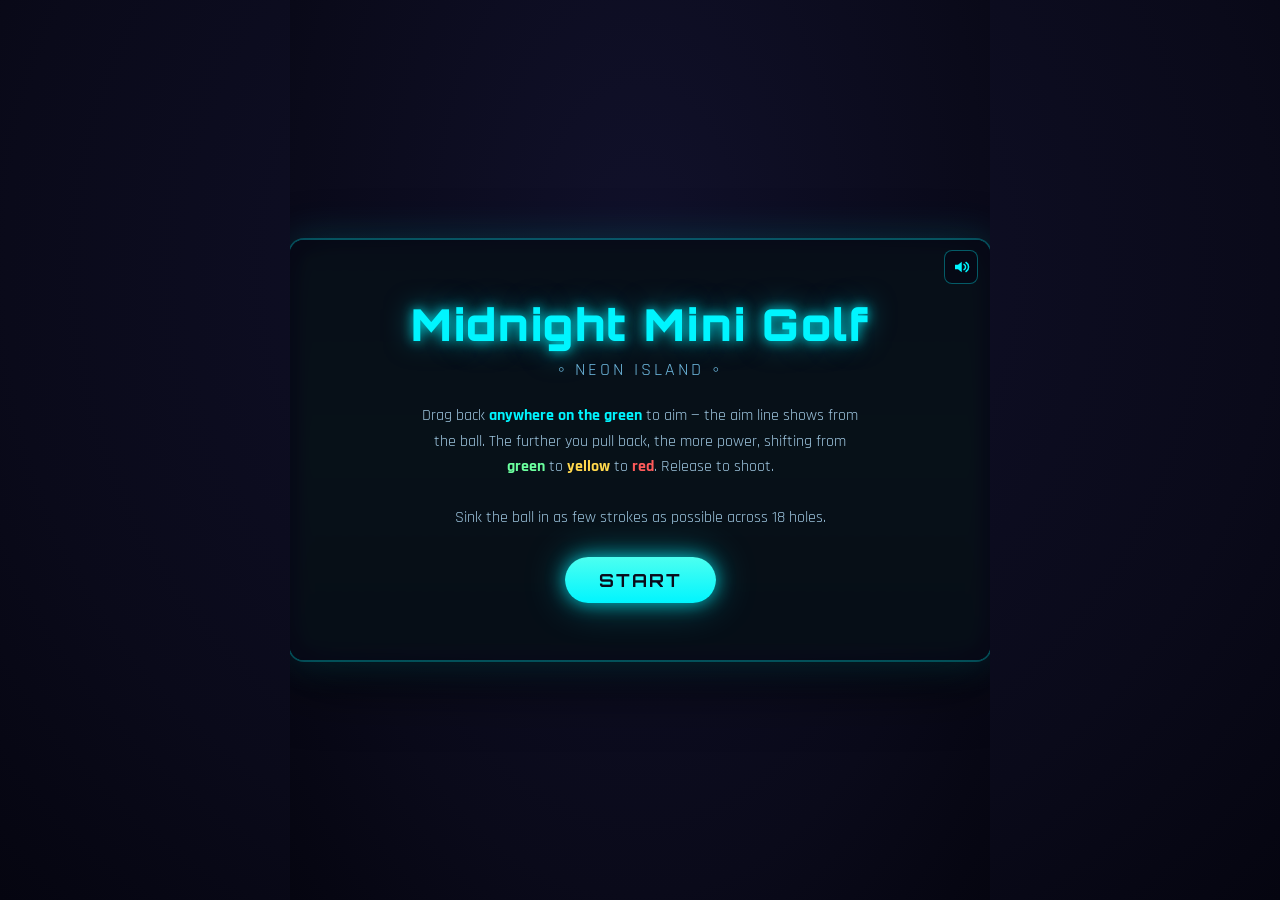
<file: game/golf.html>
<!DOCTYPE html>
<html lang="en">
<head>
<meta charset="UTF-8">
<meta name="viewport" content="width=device-width, initial-scale=1.0">
<title>Midnight Mini Golf</title>
<link rel="icon" type="image/svg+xml" href="../assets/icons/favicon.svg">
<link rel="preconnect" href="https://fonts.googleapis.com">
<link rel="preconnect" href="https://fonts.gstatic.com" crossorigin>
<link href="https://fonts.googleapis.com/css2?family=Orbitron:wght@500;700;900&family=Rajdhani:wght@500;600;700&display=swap" rel="stylesheet">
<style>
  /* ===== Global / page theme ===== */
  * { margin: 0; padding: 0; box-sizing: border-box; }
  html, body {
    height: 100%;
    background: radial-gradient(ellipse at 50% 30%, #11112b 0%, #0a0a1a 70%, #050510 100%);
    color: #cfeaff;
    font-family: 'Rajdhani', sans-serif;
    display: flex;
    align-items: center;
    justify-content: center;
    overflow: hidden;
  }

  /* ===== Game shell ===== */
  /* Fixed internal layout (700x420); JS scales it down to fit small screens. */
  #shell {
    position: relative;
    width: 700px;
    height: 420px;
    transform-origin: center center;
    border-radius: 14px;
    box-shadow:
      0 0 0 2px rgba(0, 245, 255, 0.25),
      0 0 40px rgba(0, 245, 255, 0.18),
      0 20px 60px rgba(0, 0, 0, 0.7);
  }

  canvas {
    display: block;
    border-radius: 14px;
    cursor: crosshair;
  }

  /* ===== Overlay screens (title / star / scorecard) ===== */
  .overlay {
    position: absolute;
    inset: 0;
    display: flex;
    flex-direction: column;
    align-items: center;
    justify-content: center;
    text-align: center;
    background: rgba(6, 8, 22, 0.86);
    backdrop-filter: blur(4px);
    border-radius: 14px;
    padding: 24px;
    z-index: 10;
  }
  .overlay.hidden { display: none; }

  /* ===== Mobile "tap & drag" hint (shown only on touch devices) ===== */
  .touch-hint {
    position: absolute;
    left: 50%;
    bottom: 16px;
    transform: translateX(-50%);
    font-family: 'Rajdhani', sans-serif;
    font-size: 15px;
    letter-spacing: 1px;
    color: #aeffc8;
    background: rgba(6, 8, 22, 0.72);
    border: 1px solid rgba(0, 245, 255, 0.3);
    border-radius: 999px;
    padding: 8px 18px;
    pointer-events: none;     /* never intercept a touch meant for the canvas */
    z-index: 5;
    text-shadow: 0 0 8px rgba(60, 255, 150, 0.5);
    white-space: nowrap;
  }
  .touch-hint.hidden { display: none; }

  h1 {
    font-family: 'Orbitron', sans-serif;
    font-weight: 900;
    font-size: 44px;
    letter-spacing: 2px;
    color: #00f5ff;
    text-shadow: 0 0 12px rgba(0, 245, 255, 0.8), 0 0 28px rgba(0, 245, 255, 0.5);
    margin-bottom: 6px;
  }
  h2 {
    font-family: 'Orbitron', sans-serif;
    font-weight: 700;
    font-size: 28px;
    color: #aeffc8;
    text-shadow: 0 0 10px rgba(60, 255, 150, 0.6);
    margin-bottom: 14px;
  }
  .subtitle { color: #7fd4ff; font-size: 18px; letter-spacing: 3px; margin-bottom: 22px; opacity: 0.85; }
  .instructions {
    max-width: 440px;
    line-height: 1.6;
    font-size: 16px;
    color: #9fc6e0;
    margin-bottom: 26px;
  }
  .instructions b { color: #00f5ff; }

  /* ===== Neon buttons ===== */
  button.neon {
    font-family: 'Orbitron', sans-serif;
    font-weight: 700;
    font-size: 18px;
    letter-spacing: 2px;
    color: #0a0a1a;
    background: linear-gradient(180deg, #4dfff0, #00f5ff);
    border: none;
    padding: 12px 34px;
    border-radius: 30px;
    cursor: pointer;
    box-shadow: 0 0 18px rgba(0, 245, 255, 0.7), 0 0 40px rgba(0, 245, 255, 0.35);
    transition: transform 0.12s ease, box-shadow 0.12s ease;
  }
  button.neon:hover {
    transform: scale(1.06);
    box-shadow: 0 0 26px rgba(0, 245, 255, 0.95), 0 0 60px rgba(0, 245, 255, 0.5);
  }
  button.neon:active { transform: scale(0.98); }

  /* ===== Star rating ===== */
  .stars { font-size: 52px; margin: 8px 0 16px; letter-spacing: 8px; }
  .star-on { color: #ffd84d; text-shadow: 0 0 16px rgba(255, 216, 77, 0.9); }
  .star-off { color: #2a2a44; }
  .score-line { font-size: 20px; color: #cfeaff; margin-bottom: 8px; }
  .rank-label { font-size: 22px; color: #aeffc8; font-weight: 700; letter-spacing: 1px; margin-bottom: 18px; }

  /* ===== Scorecard table ===== */
  table {
    border-collapse: collapse;
    margin: 10px 0 22px;
    font-size: 15px;
    width: 520px;
  }
  th, td { padding: 6px 10px; text-align: center; }
  th {
    font-family: 'Orbitron', sans-serif;
    font-size: 13px;
    letter-spacing: 1px;
    color: #00f5ff;
    border-bottom: 2px solid rgba(0, 245, 255, 0.4);
  }
  td { border-bottom: 1px solid rgba(0, 245, 255, 0.12); color: #cfeaff; }
  tr.total-row td { font-weight: 700; color: #affff0; border-top: 2px solid rgba(0,245,255,0.4); border-bottom: none; padding-top: 10px; }
  .under { color: #6bff9e; }
  .over { color: #ff7b7b; }
  .even { color: #ffd84d; }
  .name-col { text-align: left; color: #9fc6e0; }

  /* ===== Hole select screen ===== */
  .select-sub {
    font-size: 14px;
    color: #7fd4ff;
    letter-spacing: 0.5px;
    margin-bottom: 4px;
    opacity: 0.9;
  }
  .hole-grid {
    display: grid;
    grid-template-columns: repeat(6, 1fr);
    gap: 8px;
    width: 100%;
    max-width: 580px;
    margin: 14px 0 18px;
  }
  .hole-btn {
    display: flex;
    flex-direction: column;
    align-items: center;
    gap: 4px;
    padding: 8px 4px;
    background: rgba(10, 16, 38, 0.92);
    border: 1px solid rgba(0, 245, 255, 0.35);
    border-radius: 8px;
    cursor: pointer;
    font-family: 'Rajdhani', sans-serif;
    color: #cfeaff;
    transition: transform 0.12s, box-shadow 0.12s, border-color 0.12s;
  }
  .hole-btn:hover {
    transform: translateY(-2px);
    border-color: #00f5ff;
    box-shadow: 0 0 14px rgba(0, 245, 255, 0.5);
  }
  .hole-btn:active { transform: translateY(0); }
  .hole-btn-num {
    font-family: 'Orbitron', sans-serif;
    font-weight: 700;
    font-size: 18px;
    color: #00f5ff;
    text-shadow: 0 0 8px rgba(0, 245, 255, 0.6);
    line-height: 1;
  }
  .hole-btn-par { font-size: 11px; letter-spacing: 1px; color: #9fc6e0; }
  .diff-bar { width: 60%; height: 4px; border-radius: 2px; }
  .diff-easy { background: #6bff9e; box-shadow: 0 0 8px rgba(107, 255, 158, 0.7); }
  .diff-med  { background: #ffd84d; box-shadow: 0 0 8px rgba(255, 216, 77, 0.7); }
  .diff-hard { background: #ff7b7b; box-shadow: 0 0 8px rgba(255, 123, 123, 0.7); }

  /* row to sit two neon buttons side by side (scorecard actions) */
  .btn-row { display: flex; gap: 14px; flex-wrap: wrap; justify-content: center; }

  /* ===== Sound on/off button (top-right of the HUD) ===== */
  .mute-btn {
    position: absolute;
    top: 10px;
    right: 12px;
    z-index: 20;                 /* above the overlays so it's always reachable */
    width: 34px;
    height: 34px;
    display: flex;
    align-items: center;
    justify-content: center;
    padding: 0;
    background: rgba(6, 8, 22, 0.72);
    border: 1px solid rgba(0, 245, 255, 0.35);
    border-radius: 8px;
    color: #00f5ff;
    cursor: pointer;
    transition: border-color 0.15s, box-shadow 0.15s, color 0.15s;
  }
  .mute-btn:hover {
    border-color: #00f5ff;
    box-shadow: 0 0 12px rgba(0, 245, 255, 0.5);
  }
  .mute-btn:active { transform: scale(0.95); }
  .mute-btn svg { width: 18px; height: 18px; display: block; }
  .mute-btn.muted {
    color: #7a8fa6;             /* dimmed when muted */
    border-color: rgba(122, 143, 166, 0.4);
  }
</style>
</head>
<body>
<div id="shell">
  <canvas id="game" width="700" height="420"></canvas>

  <!-- Mobile-only aiming hint; revealed on touch devices, hidden after first shot -->
  <div id="touchHint" class="touch-hint hidden">Drag anywhere to aim &amp; shoot</div>

  <!-- Sound on/off (Web Audio); always reachable, persists via localStorage -->
  <button id="muteBtn" class="mute-btn" type="button" aria-label="Mute"></button>

  <!-- Title screen -->
  <div id="titleScreen" class="overlay">
    <h1>Midnight Mini Golf</h1>
    <div class="subtitle">&#9702; NEON ISLAND &#9702;</div>
    <div class="instructions">
      Drag back <b>anywhere on the green</b> to aim &mdash; the aim line shows
      from the ball. The further you pull back, the more power, shifting from
      <b style="color:#6bff9e">green</b> to <b style="color:#ffd84d">yellow</b>
      to <b style="color:#ff5b5b">red</b>. Release to shoot.<br><br>
      Sink the ball in as few strokes as possible across 18 holes.
    </div>
    <button class="neon" id="startBtn">START</button>
  </div>

  <!-- Between-hole star rating -->
  <div id="starScreen" class="overlay hidden">
    <h2 id="starHoleName">Hole Complete</h2>
    <div class="stars" id="starRow"></div>
    <div class="rank-label" id="rankLabel"></div>
    <div class="score-line" id="starScoreLine"></div>
    <button class="neon" id="nextBtn">NEXT HOLE</button>
  </div>

  <!-- Final scorecard -->
  <div id="cardScreen" class="overlay hidden">
    <h2 id="cardTitle">Final Scorecard</h2>
    <table id="scoreTable"></table>
    <div class="btn-row">
      <button class="neon" id="againBtn">PLAY AGAIN</button>
      <button class="neon" id="selectHoleBtn">SELECT HOLE</button>
    </div>
  </div>

  <!-- Hole select -->
  <div id="selectScreen" class="overlay hidden">
    <h2>Select Hole</h2>
    <div class="select-sub">Tap a hole to practice it &mdash; or play all 18 for a full round.</div>
    <div class="hole-grid" id="holeGrid"></div>
    <div class="btn-row">
      <button class="neon" id="playAllBtn">PLAY ALL 18</button>
      <button class="neon" id="backMenuBtn">BACK TO MENU</button>
    </div>
  </div>
</div>

<script>
/* =========================================================================
   MIDNIGHT MINI GOLF
   A single-file canvas mini golf game with a neon midnight-island theme.
   Sections below are clearly separated so the code reads top-to-bottom.
   ========================================================================= */

/* -------------------------------------------------------------------------
   1. LEVEL DATA
   Every hole is a plain object. Edit these freely to design new courses.
   - walls:  array of {x, y, w, h} axis-aligned rectangles (also outer border)
   - start:  {x, y} ball spawn
   - hole:   {x, y} cup center
   - par:    expected strokes
   - name:   shown on the HUD and star screen
   - extras: optional windmill / slopes / sand / movers (see render+physics)
   Canvas play area is 700 x 420.
   ------------------------------------------------------------------------- */
const W = 700, H = 420;
const BORDER = 14; // thickness of the outer boundary walls

// Helper to build the four outer boundary walls for a hole.
function border() {
  return [
    { x: 0,        y: 0,          w: W,      h: BORDER },          // top
    { x: 0,        y: H - BORDER, w: W,      h: BORDER },          // bottom
    { x: 0,        y: 0,          w: BORDER, h: H },               // left
    { x: W-BORDER, y: 0,          w: BORDER, h: H },               // right
  ];
}

const LEVELS = [
  // --- Hole 1: Straight shot with one angled (stepped) wall, par 2 ---
  {
    name: "1 · First Light",
    par: 2,
    start: { x: 90, y: 210 },
    hole:  { x: 600, y: 210 },
    walls: [
      ...border(),
      // a small baffle to nudge around
      { x: 330, y: 60, w: 24, h: 130 },
    ],
  },

  // --- Hole 2: L-shaped dogleg, par 3 ---
  {
    name: "2 · The Dogleg",
    par: 3,
    start: { x: 90, y: 90 },
    hole:  { x: 600, y: 330 },
    walls: [
      ...border(),
      { x: 200, y: 14,  w: 24, h: 230 }, // forces a turn
      { x: 420, y: 170, w: 24, h: 236 },
    ],
  },

  // --- Hole 3: Narrow corridor with bumpers, par 3 ---
  {
    name: "3 · Bumper Run",
    par: 3,
    start: { x: 90, y: 210 },
    hole:  { x: 610, y: 210 },
    walls: [
      ...border(),
      { x: 14,  y: 130, w: 480, h: 16 }, // corridor top
      { x: 200, y: 274, w: 486, h: 16 }, // corridor bottom
      { x: 300, y: 146, w: 16,  h: 60 }, // bumper
      { x: 440, y: 210, w: 16,  h: 64 }, // bumper
    ],
  },

  // --- Hole 4: Windmill obstacle (rotating blades), par 4 ---
  {
    name: "4 · The Windmill",
    par: 4,
    start: { x: 90, y: 340 },
    hole:  { x: 610, y: 80 },
    walls: [
      ...border(),
      { x: 14,  y: 200, w: 280, h: 16 }, // wide gap from x=294..406 (112px)
      { x: 406, y: 200, w: 280, h: 16 },
    ],
    // Blades now BOUNCE the ball (no reset), so we can keep them lively.
    windmill: { x: 350, y: 208, blade: 70, speed: 0.015, hub: 14 },
  },

  // --- Hole 5: Slope zones that push the ball, par 4 ---
  {
    name: "5 · Tilted Greens",
    par: 4,
    start: { x: 90, y: 350 },
    hole:  { x: 600, y: 70 },
    walls: [
      ...border(),
      { x: 250, y: 120, w: 24, h: 286 },
      { x: 450, y: 14,  w: 24, h: 286 },
    ],
    slopes: [
      { x: 14,  y: 14,  w: 236, h: 392, fx: 0,     fy: -0.05 }, // pushes up
      { x: 274, y: 14,  w: 176, h: 392, fx: 0.05,  fy: 0     }, // pushes right
      { x: 474, y: 14,  w: 212, h: 392, fx: 0,     fy: -0.05 }, // pushes up
    ],
  },

  // --- Hole 6: Sand traps that increase friction, par 4 ---
  {
    name: "6 · Sand Pits",
    par: 4,
    start: { x: 90, y: 210 },
    hole:  { x: 610, y: 210 },
    walls: [
      ...border(),
      { x: 150, y: 14,  w: 16, h: 70 },  // gate that pinches the top lane near start
      { x: 520, y: 336, w: 16, h: 70 },  // gate that pinches the bottom lane near hole
    ],
    // One big sand field straddles the direct line, so a straight shot dies in
    // it. The only fast routes are the grass lanes along the top and bottom.
    sand: [
      { x: 215, y: 96, w: 270, h: 228 },
    ],
  },

  // --- Hole 7: The maze, par 4 ---
  {
    name: "7 · The Maze",
    par: 5,
    start: { x: 60, y: 360 },
    hole:  { x: 640, y: 56 },
    walls: [
      ...border(),
      { x: 14,  y: 270, w: 540, h: 16 }, // bottom divider, gap on the right
      { x: 250, y: 286, w: 16, h: 70 },  // baffle hanging down into bottom row
      { x: 410, y: 336, w: 16, h: 70 },  // baffle rising up from the floor
      { x: 146, y: 150, w: 540, h: 16 }, // middle divider, gap on the left
      { x: 420, y: 210, w: 16, h: 60 },  // baffle in the middle row
      { x: 300, y: 14,  w: 16, h: 70 },  // top baffle hanging down
      { x: 480, y: 80,  w: 16, h: 70 },  // top baffle rising up
    ],
    // A sand pocket sits in the long bottom run, and the middle corridor tilts
    // RIGHT while you're trying to travel left toward the exit gap.
    sand: [
      { x: 300, y: 300, w: 100, h: 92 },
    ],
    slopes: [
      { x: 160, y: 166, w: 520, h: 104, fx: 0.04, fy: 0, arrow: { x: 250, y: 218 } },
    ],
  },

  // --- Hole 8: Two moving walls sliding back and forth, par 5 ---
  {
    name: "8 · Sliding Gates",
    par: 5,
    start: { x: 90, y: 210 },
    hole:  { x: 610, y: 210 },
    walls: [
      ...border(),
    ],
    // Faster, wider-sweeping gates that physically shove the ball if they
    // slide into it (see resolveMovingRect).
    movers: [
      { x: 250, y: 14,  w: 22, h: 150, axis: 'y', range: 190, speed: 2.6, phase: 0 },
      { x: 450, y: 256, w: 22, h: 150, axis: 'y', range: 190, speed: 2.4, phase: Math.PI },
    ],
  },

  // --- Hole 9: Gauntlet -- slopes + sand + sweeping wall, par 6 ---
  {
    name: "9 · The Gauntlet",
    par: 6,
    start: { x: 60, y: 360 },
    hole:  { x: 630, y: 70 },
    walls: [
      ...border(),
      { x: 14,  y: 250, w: 420, h: 16 }, // lower divider, gap on the right
      { x: 300, y: 100, w: 386, h: 16 }, // upper divider, gap on the left
    ],
    // Three legs: (1) drive RIGHT across a sloped, sandy floor to the up-gap,
    // (2) time the sweeping gate in the middle, (3) cut LEFT then up-left and
    // ride the top slope into the cup.
    slopes: [
      { x: 14, y: 266, w: 672, h: 140, fx: 0.05,  fy: 0, arrow: { x: 140, y: 336 } }, // bottom drives right
      { x: 14, y: 14,  w: 286, h: 86,  fx: 0.045, fy: 0 }, // top-left feeds the hole
    ],
    sand: [
      { x: 250, y: 300, w: 130, h: 106 }, // sand in the bottom drive
      { x: 360, y: 130, w: 120, h: 100 }, // sand guarding the middle
    ],
    movers: [
      { x: 480, y: 116, w: 22, h: 134, axis: 'x', range: 160, speed: 2.2, phase: 0 },
    ],
  },

  // ===== BACK NINE (holes 10–18) — difficulty ramps to the finale ==========

  // Hole 10: A two-bend Z corridor that rewards reading the walls and banking
  // shots off them instead of trying to thread a straight line.
  {
    name: "10 · The Chicane",
    par: 3,
    start: { x: 70, y: 90 },
    hole:  { x: 95, y: 330 },
    walls: [
      ...border(),
      // single divider splits top/bottom; the only way down is the right gap
      { x: 14, y: 210, w: 526, h: 16 }, // spans x14..540, drop-gap x540..686
    ],
  },

  // Hole 11: A deceptively open green where a soft downhill drift keeps nudging
  // your ball into the sand, so you must aim off-line to find the dry route.
  {
    name: "11 · Undertow",
    par: 4,
    start: { x: 70, y: 210 },
    hole:  { x: 620, y: 210 },
    walls: [
      ...border(),
    ],
    sand: [
      { x: 190, y: 70,  w: 110, h: 110 }, // upper-left bunker
      { x: 330, y: 230, w: 130, h: 120 }, // lower-mid bunker (the drift target)
      { x: 480, y: 80,  w: 120, h: 120 }, // upper-right bunker
    ],
    // subtle pull downward across the top half, sliding a straight putt into sand
    slopes: [
      { x: 14, y: 14, w: 672, h: 196, fx: 0, fy: 0.025, arrow: { x: 120, y: 110 } },
    ],
  },

  // Hole 12: A plus-shaped arena where two alternating gates choke the approach,
  // forcing you to time a putt cleanly into the cup at the crossroads.
  {
    name: "12 · The Crossing",
    par: 4,
    start: { x: 70, y: 210 },
    hole:  { x: 350, y: 210 },
    walls: [
      ...border(),
      // four corner blocks carve a plus: H-band y160..260, V-band x300..400
      { x: 14,  y: 14,  w: 286, h: 146 }, // top-left
      { x: 400, y: 14,  w: 286, h: 146 }, // top-right
      { x: 14,  y: 260, w: 286, h: 146 }, // bottom-left
      { x: 400, y: 260, w: 286, h: 146 }, // bottom-right
    ],
    movers: [
      { x: 175, y: 170, w: 20, h: 80, axis: 'y', range: 120, speed: 2.0, phase: 0 },
      { x: 255, y: 170, w: 20, h: 80, axis: 'y', range: 120, speed: 1.6, phase: Math.PI },
    ],
  },

  // Hole 13: A tight S-bend where the walls leave no room for error — too much
  // pace and you ricochet, so a feathered touch around the sand is the only way.
  {
    name: "13 · Serpentine",
    par: 4,
    start: { x: 70, y: 70 },
    hole:  { x: 620, y: 335 },
    walls: [
      ...border(),
      { x: 14,  y: 130, w: 540, h: 16 }, // upper divider, gap on the right
      { x: 146, y: 270, w: 540, h: 16 }, // lower divider, gap on the left
    ],
    sand: [
      { x: 300, y: 160, w: 110, h: 90 }, // bunker at the heart of the S
    ],
  },

  // Hole 14: A long hall guarded by a windmill and three out-of-sync gates, a
  // rhythm test where you must read four different cadences to punch through.
  {
    name: "14 · The Gauntlet II",
    par: 5,
    start: { x: 60, y: 210 },
    hole:  { x: 640, y: 210 },
    walls: [
      ...border(),
    ],
    windmill: { x: 200, y: 210, blade: 62, speed: 0.02, hub: 14 },
    movers: [
      { x: 330, y: 40,  w: 22, h: 150, axis: 'y', range: 200, speed: 2.4, phase: 0 },
      { x: 460, y: 230, w: 22, h: 150, axis: 'y', range: 200, speed: 1.8, phase: Math.PI },
      { x: 560, y: 40,  w: 22, h: 150, axis: 'y', range: 200, speed: 3.2, phase: 0.8 },
    ],
  },

  // Hole 15: A serpentine maze of blind alleys — only one column-hopping route
  // reaches the far corner, and you find it by probing the dead ends.
  {
    name: "15 · Labyrinth",
    par: 5,
    start: { x: 60, y: 360 },
    hole:  { x: 640, y: 60 },
    walls: [
      ...border(),
      // four vertical spines with alternating top/bottom gaps = a snaking path
      { x: 130, y: 90, w: 16, h: 316 }, // gap at top
      { x: 280, y: 14, w: 16, h: 330 }, // gap at bottom
      { x: 430, y: 90, w: 16, h: 316 }, // gap at top
      { x: 560, y: 14, w: 16, h: 300 }, // gap at bottom
      // stub walls that create tempting dead ends inside the columns
      { x: 146, y: 200, w: 90,  h: 16 },
      { x: 296, y: 170, w: 100, h: 16 },
      { x: 296, y: 280, w: 100, h: 16 },
      { x: 430, y: 120, w: 90,  h: 16 },
    ],
  },

  // Hole 16: A swirling green where three slope zones spin like a whirlpool,
  // bending every shot off the cup at its eye — you must cut against the curl.
  {
    name: "16 · Tidal Pull",
    par: 5,
    start: { x: 350, y: 360 },
    hole:  { x: 350, y: 210 },
    walls: [
      ...border(),
    ],
    // Gentle clockwise pinwheel. The zones stop short of the middle, leaving a
    // calm slope-free pocket (x300..400, y195..250) so a well-judged putt can
    // actually settle at the eye of the swirl.
    slopes: [
      { x: 14,  y: 14,  w: 286, h: 181, fx: 0.02,  fy: 0,    arrow: { x: 150, y: 95 } },  // UL → right
      { x: 400, y: 14,  w: 286, h: 181, fx: 0,     fy: 0.02, arrow: { x: 545, y: 95 } },  // UR → down
      { x: 14,  y: 250, w: 672, h: 156, fx: -0.02, fy: 0,    arrow: { x: 520, y: 330 } }, // bottom → left
    ],
  },

  // Hole 17: Three pendulum walls swing in opposition with only slivers between
  // them, and a bunker right at the cup punishes any shot that arrives hot.
  {
    name: "17 · The Pendulum",
    par: 5,
    start: { x: 60, y: 210 },
    hole:  { x: 640, y: 210 },
    walls: [
      ...border(),
    ],
    sand: [
      { x: 560, y: 150, w: 70, h: 120 }, // guards the final approach to the cup
    ],
    movers: [
      { x: 220, y: 30,  w: 24, h: 200, axis: 'y', range: 190, speed: 1.8, phase: 0 },
      { x: 370, y: 190, w: 24, h: 200, axis: 'y', range: 190, speed: 1.8, phase: Math.PI },
      { x: 520, y: 30,  w: 24, h: 200, axis: 'y', range: 190, speed: 1.8, phase: 0 },
    ],
  },

  // Hole 18: The finale — a maze opening, a windmill, a slope, a bunker and two
  // gates all stand between you and the cup; survive every trap on the island.
  {
    name: "18 · Midnight's End",
    par: 6,
    start: { x: 60, y: 360 },
    hole:  { x: 640, y: 70 },
    walls: [
      ...border(),
      // maze opening on the left: up, across, down before the arena
      { x: 130, y: 130, w: 16, h: 276 }, // gap at top
      { x: 240, y: 14,  w: 16, h: 270 }, // gap at bottom
      // extra framing detail near the cup to mark the final challenge
      { x: 540, y: 120, w: 90, h: 14 },  // ledge below the cup (cup sits past its right end)
      { x: 560, y: 160, w: 14, h: 80 },  // accent post in the arena
    ],
    windmill: { x: 360, y: 230, blade: 60, speed: 0.022, hub: 14 },
    slopes: [
      { x: 260, y: 150, w: 280, h: 130, fx: 0, fy: 0.03, arrow: { x: 400, y: 210 } },
    ],
    sand: [
      { x: 470, y: 250, w: 120, h: 110 }, // lower-right bunker
    ],
    movers: [
      { x: 430, y: 30,  w: 22, h: 160, axis: 'y', range: 180, speed: 2.2, phase: 0 },
      { x: 560, y: 220, w: 22, h: 160, axis: 'y', range: 160, speed: 1.6, phase: Math.PI },
    ],
  },
];

/* -------------------------------------------------------------------------
   2. GAME STATE
   ------------------------------------------------------------------------- */
const canvas = document.getElementById('game');
const ctx = canvas.getContext('2d');

const BALL_R = 7;          // ball radius
const HOLE_R = 11;         // visual cup radius
const MAX_POWER = 18;      // velocity cap
const POWER_SCALE = 0.16;  // drag distance -> velocity
const FRICTION = 0.983;    // normal turf friction
const SAND_FRICTION = 0.93;// sand friction
const BOUNCE = 0.65;       // energy kept on wall bounce
const STOP_SPEED = 0.08;   // below this the ball halts
const HOLE_GRAB_DIST = 8;  // distance to cup center to sink
const HOLE_MAX_SPEED = 7;  // must be slower than this to drop
const MAX_STROKES = 8;

let state = 'title';       // 'title' | 'select' | 'playing' | 'star' | 'card'
let levelIndex = 0;
let ball = { x: 0, y: 0, vx: 0, vy: 0, moving: false };
let strokes = 0;
let scores = [];           // strokes taken per completed hole
let singleHole = false;    // true = practicing one chosen hole (scorecard shows just it)
let aiming = false;
let aimStart = { x: 0, y: 0 };
let aimNow = { x: 0, y: 0 };
let t = 0;                 // global animation time (frames)
let maxedOut = false;      // true if last hole ended on stroke cap

// --- Touch / mobile input ---
// Coarse pointers (phones/tablets) get an on-screen aiming hint that goes away
// once the player takes their first shot.
const isTouchDevice =
  (window.matchMedia && window.matchMedia('(pointer: coarse)').matches) ||
  ('ontouchstart' in window) || navigator.maxTouchPoints > 0;
let firstShotTaken = false;
const touchHint = document.getElementById('touchHint');

/* -------------------------------------------------------------------------
   3. LEVEL SETUP
   ------------------------------------------------------------------------- */
function loadLevel(i) {
  const lvl = LEVELS[i];
  ball.x = lvl.start.x;
  ball.y = lvl.start.y;
  ball.vx = 0; ball.vy = 0; ball.moving = false;
  strokes = 0;
  maxedOut = false;
  aiming = false;
}

function currentLevel() { return LEVELS[levelIndex]; }

/* -------------------------------------------------------------------------
   4. DRAWING FUNCTIONS
   ------------------------------------------------------------------------- */

// The backdrop + turf never change, so we render them ONCE to an offscreen
// canvas and just blit that each frame (no per-frame gradients or ~1000 dot
// fills). drawBoard() does the blit; prerenderBoard() builds the cache.
const boardCanvas = document.createElement('canvas');
boardCanvas.width = W;
boardCanvas.height = H;
const bctx = boardCanvas.getContext('2d');

function prerenderBoard() {
  const pad = BORDER;

  // deep navy backdrop with a faint vignette
  bctx.fillStyle = '#0a0a1a';
  bctx.fillRect(0, 0, W, H);
  let g = bctx.createRadialGradient(W/2, H/2, 60, W/2, H/2, 460);
  g.addColorStop(0, 'rgba(20,24,55,0.6)');
  g.addColorStop(1, 'rgba(5,5,16,0.9)');
  bctx.fillStyle = g;
  bctx.fillRect(0, 0, W, H);

  // glowing green turf inset
  bctx.save();
  bctx.shadowColor = 'rgba(40, 220, 120, 0.45)';
  bctx.shadowBlur = 30;
  g = bctx.createLinearGradient(0, pad, 0, H - pad);
  g.addColorStop(0, '#0f3d2a');
  g.addColorStop(0.5, '#11502f');
  g.addColorStop(1, '#0c3823');
  bctx.fillStyle = g;
  roundRect(pad, pad, W - pad * 2, H - pad * 2, 8, bctx);
  bctx.fill();
  bctx.restore();

  // subtle texture: faint grid of dots
  bctx.save();
  roundRect(pad, pad, W - pad * 2, H - pad * 2, 8, bctx);
  bctx.clip();
  bctx.fillStyle = 'rgba(120, 255, 180, 0.05)';
  for (let y = pad + 8; y < H - pad; y += 16) {
    for (let x = pad + 8; x < W - pad; x += 16) {
      bctx.fillRect(x, y, 1.5, 1.5);
    }
  }
  bctx.restore();
}

// Blit the cached board.
function drawBoard() {
  ctx.drawImage(boardCanvas, 0, 0);
}

// Traps drawn UNDER the ball/walls: sand and slope zones.
function drawTraps() {
  const lvl = currentLevel();

  // Slope zones: subtle gradient + a direction arrow.
  if (lvl.slopes) {
    for (const s of lvl.slopes) {
      ctx.save();
      const ang = Math.atan2(s.fy, s.fx);
      const gx = Math.cos(ang), gy = Math.sin(ang);
      const grad = ctx.createLinearGradient(
        s.x + s.w / 2 - gx * s.w / 2, s.y + s.h / 2 - gy * s.h / 2,
        s.x + s.w / 2 + gx * s.w / 2, s.y + s.h / 2 + gy * s.h / 2
      );
      grad.addColorStop(0, 'rgba(0, 180, 255, 0.0)');
      grad.addColorStop(1, 'rgba(0, 180, 255, 0.14)');
      ctx.fillStyle = grad;
      ctx.fillRect(s.x, s.y, s.w, s.h);
      // (direction arrows are drawn later in drawSlopeArrows, on top of
      //  walls and sand, so they're always visible)
      ctx.restore();
    }
  }

  // Sand traps: rendered as an actual grainy sand patch (no text label).
  if (lvl.sand) {
    for (const s of lvl.sand) drawSand(s);
  }
}

// Deterministic 0..1 hash so the sand grains stay still between frames.
function pseudo(a, b) {
  const v = Math.sin(a * 12.9898 + b * 78.233) * 43758.5453;
  return v - Math.floor(v);
}

// One sand patch: a smooth warm gradient with soft dune mottling and gentle
// ripples — meant to read as a calm sand bunker, not noisy static.
function drawSand(s) {
  // base fill with a soft outer glow for cohesion with the neon board
  ctx.save();
  ctx.shadowColor = 'rgba(180, 140, 70, 0.4)';
  ctx.shadowBlur = 14;
  const g = ctx.createLinearGradient(s.x, s.y, s.x, s.y + s.h);
  g.addColorStop(0,    '#ecd6a0');
  g.addColorStop(0.55, '#d6b66b');
  g.addColorStop(1,    '#bf9c4c');
  ctx.fillStyle = g;
  roundRect(s.x, s.y, s.w, s.h, 16);
  ctx.fill();
  ctx.restore();

  // everything else is clipped to the patch
  ctx.save();
  roundRect(s.x, s.y, s.w, s.h, 16);
  ctx.clip();

  // soft dune mottling: large, blurred, deterministic light/dark blobs
  const blobs = Math.max(5, Math.floor((s.w * s.h) / 4200));
  for (let i = 0; i < blobs; i++) {
    const bx = s.x + pseudo(i + 1, s.x * 0.1 + 3) * s.w;
    const by = s.y + pseudo(s.y * 0.1 + 2, i + 5) * s.h;
    const r3 = pseudo(i * 2 + 1, i + 9);
    const br = 24 + r3 * 42;
    const rg = ctx.createRadialGradient(bx, by, 0, bx, by, br);
    if (r3 > 0.5) { // raised, sunlit dune
      rg.addColorStop(0, 'rgba(247, 230, 178, 0.45)');
      rg.addColorStop(1, 'rgba(247, 230, 178, 0)');
    } else {        // shallow shadowed dip
      rg.addColorStop(0, 'rgba(150, 116, 55, 0.38)');
      rg.addColorStop(1, 'rgba(150, 116, 55, 0)');
    }
    ctx.fillStyle = rg;
    ctx.beginPath();
    ctx.arc(bx, by, br, 0, Math.PI * 2);
    ctx.fill();
  }

  // gentle, smooth wind ripples
  ctx.strokeStyle = 'rgba(158, 122, 58, 0.22)';
  ctx.lineWidth = 2;
  for (let ry = s.y + 20; ry < s.y + s.h - 6; ry += 26) {
    ctx.beginPath();
    for (let rx = s.x; rx <= s.x + s.w; rx += 12) {
      const yy = ry + Math.sin((rx - s.x) * 0.05 + ry * 0.3) * 4;
      if (rx === s.x) ctx.moveTo(rx, yy); else ctx.lineTo(rx, yy);
    }
    ctx.stroke();
  }

  // soft inner top highlight so the bunker reads as a shallow bowl
  ctx.strokeStyle = 'rgba(255, 244, 210, 0.3)';
  ctx.lineWidth = 2;
  roundRect(s.x + 2, s.y + 2, s.w - 4, s.h - 4, 14);
  ctx.stroke();
  ctx.restore();

  // darker outer rim so the edge reads as a depression
  ctx.save();
  ctx.strokeStyle = 'rgba(120, 90, 38, 0.65)';
  ctx.lineWidth = 2;
  roundRect(s.x, s.y, s.w, s.h, 16);
  ctx.stroke();
  ctx.restore();
}

// One direction arrow per slope, drawn AFTER walls + sand so it's never
// hidden. Defaults to the zone center; a slope may set `arrow:{x,y}` to nudge
// it to a clear spot away from walls or sand.
function drawSlopeArrows() {
  const lvl = currentLevel();
  if (!lvl.slopes) return;
  ctx.save();
  ctx.shadowColor = 'rgba(0, 0, 0, 0.55)';
  ctx.shadowBlur = 4;
  for (const s of lvl.slopes) {
    const ang = Math.atan2(s.fy, s.fx);
    const ax = s.arrow ? s.arrow.x : s.x + s.w / 2;
    const ay = s.arrow ? s.arrow.y : s.y + s.h / 2;
    drawArrow(ax, ay, ang, 20, 'rgba(170, 238, 255, 0.9)');
  }
  ctx.restore();
}

// Small arrow helper used by slope zones.
function drawArrow(cx, cy, ang, len, color) {
  ctx.save();
  ctx.translate(cx, cy);
  ctx.rotate(ang);
  ctx.strokeStyle = color;
  ctx.fillStyle = color;
  ctx.lineWidth = 3;
  ctx.beginPath();
  ctx.moveTo(-len, 0);
  ctx.lineTo(len, 0);
  ctx.stroke();
  ctx.beginPath();
  ctx.moveTo(len, 0);
  ctx.lineTo(len - 8, -6);
  ctx.lineTo(len - 8, 6);
  ctx.closePath();
  ctx.fill();
  ctx.restore();
}

// Neon cyan walls with a glow. Moving walls pulse in opacity.
function drawWalls() {
  const lvl = currentLevel();
  ctx.save();
  ctx.shadowColor = '#00f5ff';
  ctx.shadowBlur = 14;

  for (const w of lvl.walls) {
    paintWall(w, 1);
  }

  // moving walls (positions are updated in physics step)
  if (lvl.movers) {
    for (const m of lvl.movers) {
      const pulse = 0.55 + 0.45 * Math.abs(Math.sin(t * 0.06 + m.phase));
      paintWall(m, pulse);
    }
  }
  ctx.restore();
}

function paintWall(w, opacity) {
  // outer neon edge
  ctx.globalAlpha = opacity;
  ctx.fillStyle = '#00f5ff';
  roundRect(w.x, w.y, w.w, w.h, 4);
  ctx.fill();
  // darker inner core for depth
  ctx.fillStyle = 'rgba(0, 60, 80, 0.9)';
  roundRect(w.x + 2, w.y + 2, Math.max(0, w.w - 4), Math.max(0, w.h - 4), 3);
  ctx.fill();
  ctx.globalAlpha = 1;
}

// The windmill: a hub plus 4 rotating blades. Drawn with ctx.rotate.
function drawWindmill() {
  const lvl = currentLevel();
  if (!lvl.windmill) return;
  const wm = lvl.windmill;
  const angle = t * wm.speed;

  ctx.save();
  ctx.translate(wm.x, wm.y);
  ctx.shadowColor = '#00f5ff';
  ctx.shadowBlur = 16;

  // 4 blades, 90 degrees apart
  for (let i = 0; i < 4; i++) {
    ctx.save();
    ctx.rotate(angle + i * Math.PI / 2);
    ctx.fillStyle = '#00f5ff';
    roundRect(-6, -6, wm.blade, 12, 4);
    ctx.fill();
    ctx.fillStyle = 'rgba(0, 70, 90, 0.85)';
    roundRect(-4, -4, wm.blade - 4, 8, 3);
    ctx.fill();
    ctx.restore();
  }

  // hub
  ctx.shadowBlur = 20;
  ctx.fillStyle = '#aeffff';
  ctx.beginPath();
  ctx.arc(0, 0, wm.hub, 0, Math.PI * 2);
  ctx.fill();
  ctx.restore();
}

// Glowing cup with a little red flag.
function drawHole() {
  const h = currentLevel().hole;
  ctx.save();
  // glow ring
  ctx.shadowColor = 'rgba(120,255,180,0.9)';
  ctx.shadowBlur = 22;
  ctx.fillStyle = '#04150d';
  ctx.beginPath();
  ctx.arc(h.x, h.y, HOLE_R, 0, Math.PI * 2);
  ctx.fill();
  // bright rim
  ctx.shadowBlur = 14;
  ctx.strokeStyle = '#6bffb0';
  ctx.lineWidth = 2.5;
  ctx.beginPath();
  ctx.arc(h.x, h.y, HOLE_R, 0, Math.PI * 2);
  ctx.stroke();
  ctx.restore();

  // flag pole + red flag, swaying gently
  ctx.save();
  ctx.shadowColor = 'rgba(255,80,80,0.7)';
  ctx.shadowBlur = 10;
  ctx.strokeStyle = '#e8f6ff';
  ctx.lineWidth = 2;
  ctx.beginPath();
  ctx.moveTo(h.x, h.y - 2);
  ctx.lineTo(h.x, h.y - 34);
  ctx.stroke();
  const flutter = Math.sin(t * 0.1) * 3;
  ctx.fillStyle = '#ff3b4e';
  ctx.beginPath();
  ctx.moveTo(h.x, h.y - 34);
  ctx.lineTo(h.x + 20, h.y - 29 + flutter);
  ctx.lineTo(h.x, h.y - 24);
  ctx.closePath();
  ctx.fill();
  ctx.restore();
}

// The ball: white with a soft glow and a highlight.
function drawBall() {
  ctx.save();
  ctx.shadowColor = 'rgba(180, 240, 255, 0.9)';
  ctx.shadowBlur = 16;
  const grad = ctx.createRadialGradient(
    ball.x - 2, ball.y - 2, 1, ball.x, ball.y, BALL_R
  );
  grad.addColorStop(0, '#ffffff');
  grad.addColorStop(1, '#a9d8ec');
  ctx.fillStyle = grad;
  ctx.beginPath();
  ctx.arc(ball.x, ball.y, BALL_R, 0, Math.PI * 2);
  ctx.fill();
  ctx.restore();
}

// Dotted neon aim line; color shifts green->yellow->red with power.
function drawAimLine() {
  if (!aiming) return;
  // vector points OPPOSITE to the drag (slingshot)
  const dx = aimStart.x - aimNow.x;
  const dy = aimStart.y - aimNow.y;
  const dist = Math.hypot(dx, dy);
  if (dist < 4) return;

  const power = Math.min(dist * POWER_SCALE, MAX_POWER);
  const ratio = power / MAX_POWER;           // 0..1
  const color = powerColor(ratio);

  // line length reflects power, capped
  const ang = Math.atan2(dy, dx);
  const len = Math.min(dist, MAX_POWER / POWER_SCALE);
  const ex = ball.x + Math.cos(ang) * len;
  const ey = ball.y + Math.sin(ang) * len;

  ctx.save();
  ctx.shadowColor = color;
  ctx.shadowBlur = 12;
  ctx.strokeStyle = color;
  ctx.lineWidth = 3;
  ctx.setLineDash([6, 8]);
  ctx.beginPath();
  ctx.moveTo(ball.x, ball.y);
  ctx.lineTo(ex, ey);
  ctx.stroke();
  ctx.setLineDash([]);

  // little power dot at the tip
  ctx.fillStyle = color;
  ctx.beginPath();
  ctx.arc(ex, ey, 4, 0, Math.PI * 2);
  ctx.fill();

  // power meter ring around the ball
  ctx.strokeStyle = color;
  ctx.lineWidth = 2.5;
  ctx.beginPath();
  ctx.arc(ball.x, ball.y, BALL_R + 5, -Math.PI/2, -Math.PI/2 + ratio * Math.PI * 2);
  ctx.stroke();
  ctx.restore();
}

// Interpolate green -> yellow -> red based on 0..1 power ratio.
function powerColor(r) {
  let cr, cg;
  if (r < 0.5) { // green -> yellow
    const k = r / 0.5;
    cr = Math.round(107 + k * (255 - 107));
    cg = 255;
  } else {       // yellow -> red
    const k = (r - 0.5) / 0.5;
    cr = 255;
    cg = Math.round(255 - k * 175);
  }
  return `rgb(${cr},${cg},90)`;
}

// HUD: hole name, strokes, par, and total vs par.
function drawHUD() {
  const lvl = currentLevel();
  ctx.save();
  ctx.font = '700 16px Orbitron, sans-serif';
  ctx.textBaseline = 'top';

  // left: hole name
  ctx.fillStyle = '#00f5ff';
  ctx.shadowColor = 'rgba(0,245,255,0.6)';
  ctx.shadowBlur = 8;
  ctx.textAlign = 'left';
  ctx.fillText('HOLE ' + lvl.name, 24, 22);

  // center: strokes / par
  ctx.textAlign = 'center';
  ctx.fillStyle = '#aeffc8';
  ctx.fillText('STROKES ' + strokes + ' / PAR ' + lvl.par, W / 2, 22);

  // right: total vs par so far
  ctx.textAlign = 'right';
  const vp = totalVsPar();
  ctx.fillStyle = vp < 0 ? '#6bff9e' : vp > 0 ? '#ff7b7b' : '#ffd84d';
  ctx.fillText('TOTAL ' + fmtVsPar(vp), W - 56, 22); // leave room for the mute button
  ctx.restore();
}

/* -------------------------------------------------------------------------
   5. PHYSICS & COLLISIONS
   ------------------------------------------------------------------------- */

// Advance moving walls (always, so they animate even while the ball rests).
function updateMovers() {
  const lvl = currentLevel();
  if (!lvl.movers) return;
  for (const m of lvl.movers) {
    if (m.baseX === undefined) { m.baseX = m.x; m.baseY = m.y; m.vx = 0; m.vy = 0; }
    const px = m.x, py = m.y;
    const offset = Math.sin(t * 0.02 * m.speed + m.phase) * (m.range / 2);
    if (m.axis === 'y') { m.y = m.baseY + offset; }
    else { m.x = m.baseX + offset; }
    // per-frame velocity of the wall, used to shove the ball on contact
    m.vx = m.x - px;
    m.vy = m.y - py;
  }
}

// Main physics integration for the ball.
function updatePhysics() {
  if (!ball.moving) return;
  const lvl = currentLevel();

  // apply slope forces while inside a slope zone
  if (lvl.slopes) {
    for (const s of lvl.slopes) {
      if (pointInRect(ball.x, ball.y, s)) {
        ball.vx += s.fx;
        ball.vy += s.fy;
      }
    }
  }

  // friction (sand is stronger)
  let friction = FRICTION;
  if (lvl.sand) {
    for (const s of lvl.sand) {
      if (pointInRect(ball.x, ball.y, s)) { friction = SAND_FRICTION; break; }
    }
  }

  // integrate
  ball.x += ball.vx;
  ball.y += ball.vy;
  ball.vx *= friction;
  ball.vy *= friction;

  checkCollisions();
  checkWindmill();

  // come to rest
  const speed = Math.hypot(ball.vx, ball.vy);
  if (speed < STOP_SPEED) {
    ball.vx = 0; ball.vy = 0; ball.moving = false;
  }

  checkHole();
}

// Resolve ball-vs-rectangle collisions for every wall (static + moving).
function checkCollisions() {
  const lvl = currentLevel();
  // Several passes over the static walls so a ball pushed out of one wall into
  // another (e.g. a tight maze corner) gets fully resolved in the same frame.
  // We stop early once a pass finds no overlaps. After push-out the ball sits
  // exactly tangent to a wall, so it won't re-trigger that same wall next pass.
  for (let pass = 0; pass < 3; pass++) {
    let hit = false;
    for (const w of lvl.walls) {
      if (resolveCircleRect(w)) hit = true;
    }
    if (!hit) break;
  }
  // moving walls use a velocity-aware resolve so they can push the ball
  if (lvl.movers) for (const m of lvl.movers) resolveMovingRect(m);
}

// AABB rectangle vs circle: push out along the collision normal and reflect
// velocity on the correct axis with energy loss. Returns true if it collided.
function resolveCircleRect(w) {
  // closest point on the rectangle to the ball center
  const cx = clamp(ball.x, w.x, w.x + w.w);
  const cy = clamp(ball.y, w.y, w.y + w.h);
  const dx = ball.x - cx;
  const dy = ball.y - cy;
  const distSq = dx * dx + dy * dy;

  if (distSq >= BALL_R * BALL_R) return false; // no collision

  // Case A: ball center is inside the rectangle -> push out least-penetration axis.
  if (dx === 0 && dy === 0) {
    const left   = ball.x - w.x;
    const right  = w.x + w.w - ball.x;
    const top    = ball.y - w.y;
    const bottom = w.y + w.h - ball.y;
    const minX = Math.min(left, right);
    const minY = Math.min(top, bottom);
    if (minX < minY) {
      // push out along x; only reverse vx if it's heading further in
      if (left < right) { ball.x -= (minX + BALL_R); if (ball.vx > 0) ball.vx = -ball.vx * BOUNCE; }
      else              { ball.x += (minX + BALL_R); if (ball.vx < 0) ball.vx = -ball.vx * BOUNCE; }
    } else {
      if (top < bottom) { ball.y -= (minY + BALL_R); if (ball.vy > 0) ball.vy = -ball.vy * BOUNCE; }
      else              { ball.y += (minY + BALL_R); if (ball.vy < 0) ball.vy = -ball.vy * BOUNCE; }
    }
    return true;
  }

  // Case B: outside -> normal points from closest edge point to ball center.
  const dist = Math.sqrt(distSq);
  const nx = dx / dist;
  const ny = dy / dist;
  const overlap = BALL_R - dist;

  // push the ball out of the wall
  ball.x += nx * overlap;
  ball.y += ny * overlap;

  // Lose energy only on the component heading INTO the wall (the normal); keep
  // the sliding (tangential) component so a glancing hit doesn't bleed speed.
  // A head-on hit reverses at BOUNCE; a graze barely slows. Only apply when the
  // ball is actually moving into the wall (vdot < 0).
  const vdot = ball.vx * nx + ball.vy * ny;
  if (vdot < 0) {
    ball.vx -= (1 + BOUNCE) * vdot * nx;
    ball.vy -= (1 + BOUNCE) * vdot * ny;
  }
  return true;
}

// Like resolveCircleRect, but accounts for the wall's own velocity so a gate
// sliding into a (possibly resting) ball shoves it along instead of clipping.
function resolveMovingRect(w) {
  const cx = clamp(ball.x, w.x, w.x + w.w);
  const cy = clamp(ball.y, w.y, w.y + w.h);
  const dx = ball.x - cx;
  const dy = ball.y - cy;
  const distSq = dx * dx + dy * dy;
  if (distSq >= BALL_R * BALL_R) return;

  // work out the contact normal + how far to push the ball out
  let nx, ny, overlap;
  if (dx === 0 && dy === 0) {
    const left = ball.x - w.x, right = w.x + w.w - ball.x;
    const top = ball.y - w.y, bottom = w.y + w.h - ball.y;
    const minX = Math.min(left, right), minY = Math.min(top, bottom);
    if (minX < minY) { nx = (left < right) ? -1 : 1; ny = 0; overlap = minX + BALL_R; }
    else             { nx = 0; ny = (top < bottom) ? -1 : 1; overlap = minY + BALL_R; }
  } else {
    const dist = Math.sqrt(distSq);
    nx = dx / dist; ny = dy / dist; overlap = BALL_R - dist;
  }

  // push out, carried along by the wall so the ball can't be left inside it
  ball.x += nx * overlap + (w.vx || 0);
  ball.y += ny * overlap + (w.vy || 0);

  // Bounce relative to the moving wall, damping only the normal component
  // (preserves tangential speed), then add the wall velocity back so the gate
  // shoves the ball along.
  const wvx = w.vx || 0, wvy = w.vy || 0;
  let rvx = ball.vx - wvx, rvy = ball.vy - wvy;
  const vdot = rvx * nx + rvy * ny;
  if (vdot < 0) {
    rvx -= (1 + BOUNCE) * vdot * nx;
    rvy -= (1 + BOUNCE) * vdot * ny;
  }
  ball.vx = rvx + wvx;
  ball.vy = rvy + wvy;
}

// Windmill: the ball BOUNCES off the hub and the spinning blades (the blades
// also swat it in their direction of travel). No more reset-to-start.
function checkWindmill() {
  const lvl = currentLevel();
  if (!lvl.windmill) return;
  const wm = lvl.windmill;
  const angle = t * wm.speed;
  const KICK = 3.2; // how hard a moving blade swats the ball

  // hub: solid circle, simple bounce
  const hd = Math.hypot(ball.x - wm.x, ball.y - wm.y) || 0.0001;
  if (hd < wm.hub + BALL_R) {
    const nx = (ball.x - wm.x) / hd, ny = (ball.y - wm.y) / hd;
    ball.x = wm.x + nx * (wm.hub + BALL_R);
    ball.y = wm.y + ny * (wm.hub + BALL_R);
    const vdot = ball.vx * nx + ball.vy * ny;
    if (vdot < 0) {
      ball.vx -= (1 + BOUNCE) * vdot * nx;
      ball.vy -= (1 + BOUNCE) * vdot * ny;
    }
    return;
  }

  // blades: 4 rotating segments from the hub outward
  const reach = BALL_R + 5;
  for (let i = 0; i < 4; i++) {
    const a = angle + i * Math.PI / 2;
    const sdx = Math.cos(a) * wm.blade, sdy = Math.sin(a) * wm.blade;
    const l2 = sdx * sdx + sdy * sdy;
    let u = ((ball.x - wm.x) * sdx + (ball.y - wm.y) * sdy) / l2;
    u = clamp(u, 0, 1);
    const qx = wm.x + u * sdx, qy = wm.y + u * sdy; // closest point on blade
    let ddx = ball.x - qx, ddy = ball.y - qy;
    const d = Math.hypot(ddx, ddy) || 0.0001;
    if (d < reach) {
      const nx = ddx / d, ny = ddy / d;
      ball.x += nx * (reach - d);
      ball.y += ny * (reach - d);
      // velocity of the blade surface at the contact point (rotation)
      const bvx = -wm.speed * (qy - wm.y) * KICK;
      const bvy =  wm.speed * (qx - wm.x) * KICK;
      // bounce relative to the moving blade, then add the blade's velocity
      let rvx = ball.vx - bvx, rvy = ball.vy - bvy;
      const vdot = rvx * nx + rvy * ny;
      if (vdot < 0) {
        rvx -= (1 + BOUNCE) * vdot * nx;
        rvy -= (1 + BOUNCE) * vdot * ny;
      }
      ball.vx = rvx + bvx;
      ball.vy = rvy + bvy;
      return;
    }
  }
}

// Drop into the cup if close and slow enough.
function checkHole() {
  const h = currentLevel().hole;
  const d = Math.hypot(ball.x - h.x, ball.y - h.y);
  const speed = Math.hypot(ball.vx, ball.vy);
  if (d < HOLE_GRAB_DIST && speed < HOLE_MAX_SPEED) {
    sinkBall();
  }
}

/* -------------------------------------------------------------------------
   6. GAME FLOW
   ------------------------------------------------------------------------- */
function sinkBall() {
  ball.moving = false;
  ball.vx = 0; ball.vy = 0;
  scores[levelIndex] = strokes;
  playHoleSound();                        // celebratory chime before the overlay
  showStarScreen();
}

// Called when the stroke cap is reached without sinking.
function maxOut() {
  ball.moving = false;
  ball.vx = 0; ball.vy = 0;
  maxedOut = true;
  scores[levelIndex] = MAX_STROKES;
  showStarScreen();
}

function shoot(power, angle) {
  strokes++;                              // count immediately on each shot
  ball.vx = Math.cos(angle) * power;
  ball.vy = Math.sin(angle) * power;
  ball.moving = true;
  playShotSound(power);                   // punchy hit, scaled by power
}

// Stars: 3 = hole in one, 2 = under par, 1 = par, 0 = over par.
function starsFor(stroke, par) {
  if (stroke === 1) return 3;
  if (stroke < par) return 2;
  if (stroke === par) return 1;
  return 0;
}

function rankText(stars) {
  if (maxedOut) return 'MAX STROKES REACHED';
  if (stars === 3) return 'HOLE IN ONE!';
  if (stars === 2) return 'UNDER PAR';
  if (stars === 1) return 'PAR';
  return 'OVER PAR';
}

function showStarScreen() {
  state = 'star';
  const lvl = currentLevel();
  const stroke = scores[levelIndex];
  const stars = maxedOut ? 0 : starsFor(stroke, lvl.par);

  document.getElementById('starHoleName').textContent =
    'Hole ' + lvl.name.split('·')[0].trim() + ' Complete';
  let row = '';
  for (let i = 0; i < 3; i++) {
    row += `<span class="${i < stars ? 'star-on' : 'star-off'}">★</span>`;
  }
  document.getElementById('starRow').innerHTML = row;
  document.getElementById('rankLabel').textContent = rankText(stars);

  const diff = stroke - lvl.par;
  document.getElementById('starScoreLine').innerHTML =
    `Strokes: <b>${stroke}</b> &nbsp; Par: <b>${lvl.par}</b> &nbsp; (${fmtVsPar(diff)})`;

  // In single-hole practice there is no "next hole", so jump straight to results.
  document.getElementById('nextBtn').textContent =
    (singleHole || levelIndex >= LEVELS.length - 1) ? 'VIEW SCORECARD' : 'NEXT HOLE';
  document.getElementById('starScreen').classList.remove('hidden');
}

function nextHole() {
  document.getElementById('starScreen').classList.add('hidden');
  if (singleHole || levelIndex >= LEVELS.length - 1) {
    showScorecard();
  } else {
    levelIndex++;
    loadLevel(levelIndex);
    state = 'playing';
  }
}

function showScorecard() {
  state = 'card';
  // Full round → all 18; single-hole practice → just the chosen hole.
  const indices = singleHole ? [levelIndex] : LEVELS.map((_, i) => i);
  document.getElementById('cardTitle').textContent =
    singleHole ? 'Hole Result' : 'Final Scorecard';

  let totalStrokes = 0, totalPar = 0;
  let rows = `<tr><th class="name-col">Hole</th><th>Strokes</th><th>Par</th><th>+/&minus;</th></tr>`;
  for (const i of indices) {
    const lvl = LEVELS[i];
    const s = scores[i];
    totalStrokes += s;
    totalPar += lvl.par;
    const diff = s - lvl.par;
    const cls = diff < 0 ? 'under' : diff > 0 ? 'over' : 'even';
    rows += `<tr>
      <td class="name-col">${lvl.name}</td>
      <td>${s}</td>
      <td>${lvl.par}</td>
      <td class="${cls}">${fmtVsPar(diff)}</td>
    </tr>`;
  }
  // A total row only makes sense for a multi-hole round.
  if (indices.length > 1) {
    const totDiff = totalStrokes - totalPar;
    const totCls = totDiff < 0 ? 'under' : totDiff > 0 ? 'over' : 'even';
    rows += `<tr class="total-row">
      <td class="name-col">TOTAL</td>
      <td>${totalStrokes}</td>
      <td>${totalPar}</td>
      <td class="${totCls}">${fmtVsPar(totDiff)}</td>
    </tr>`;
  }
  document.getElementById('scoreTable').innerHTML = rows;
  document.getElementById('cardScreen').classList.remove('hidden');
}

// Map par to the easy/medium/hard difficulty buckets used on the select grid.
function holeDifficulty(par) {
  return par <= 3 ? 'easy' : par === 4 ? 'med' : 'hard';
}

const SCREEN_IDS = ['titleScreen', 'selectScreen', 'starScreen', 'cardScreen'];
function hideScreens() {
  SCREEN_IDS.forEach(id => document.getElementById(id).classList.add('hidden'));
}

// Hole select screen: a grid of all 18 holes with par + difficulty.
function showSelect() {
  state = 'select';
  hideScreens();
  let html = '';
  for (let i = 0; i < LEVELS.length; i++) {
    const lvl = LEVELS[i];
    html += `<button class="hole-btn" data-i="${i}">
      <span class="hole-btn-num">${i + 1}</span>
      <span class="hole-btn-par">PAR ${lvl.par}</span>
      <span class="diff-bar diff-${holeDifficulty(lvl.par)}"></span>
    </button>`;
  }
  document.getElementById('holeGrid').innerHTML = html;
  document.getElementById('selectScreen').classList.remove('hidden');
}

function showTitle() {
  state = 'title';
  hideScreens();
  document.getElementById('titleScreen').classList.remove('hidden');
}

// Practice a specific hole: jump straight to it, strokes reset, and the end
// scorecard shows only this hole. (Full rounds start via startGame / PLAY ALL.)
function selectHole(i) {
  hideScreens();
  scores = [];
  singleHole = true;
  levelIndex = i;
  loadLevel(i);        // resets strokes to 0 for this hole
  state = 'playing';
  if (touchHint && isTouchDevice && !firstShotTaken) {
    touchHint.classList.remove('hidden');
  }
}

// Full 18-hole round from hole 1 (used by PLAY ALL 18 and PLAY AGAIN).
function startGame() {
  hideScreens();
  scores = [];
  singleHole = false;
  levelIndex = 0;
  loadLevel(0);
  state = 'playing';
  // Show the aiming hint on touch devices until the first shot is taken.
  if (touchHint && isTouchDevice && !firstShotTaken) {
    touchHint.classList.remove('hidden');
  }
}

/* -------------------------------------------------------------------------
   7. SCORING HELPERS
   ------------------------------------------------------------------------- */
function totalVsPar() {
  let diff = 0;
  for (let i = 0; i < scores.length; i++) {
    if (scores[i] !== undefined) diff += scores[i] - LEVELS[i].par;
  }
  return diff;
}
function fmtVsPar(d) {
  if (d === 0) return 'E';
  return d > 0 ? '+' + d : '' + d;
}

/* -------------------------------------------------------------------------
   7b. AUDIO — procedural sound effects via the Web Audio API
   Every sound is synthesised live from oscillators (no files, nothing to
   download). The AudioContext is created lazily on the first user gesture to
   satisfy browser autoplay policies, and a single master gain lets the mute
   button silence everything at once. Mute state persists in localStorage.
   ------------------------------------------------------------------------- */
let audioCtx   = null;   // created on first interaction
let masterGain = null;   // master volume / mute bus
let muted      = false;  // persisted across holes (and reloads) via localStorage

// Rolling-sound nodes: one long-lived oscillator whose gain tracks ball speed.
let rollOsc = null, rollGain = null, rollFilter = null;

// Restore persisted mute state (best-effort; ignore storage errors).
try { muted = localStorage.getItem('mmg_muted') === '1'; } catch (e) {}

// Create the AudioContext + master bus on demand, resuming it if suspended.
// Safe to call on every gesture.
function ensureAudio() {
  if (!audioCtx) {
    const AC = window.AudioContext || window.webkitAudioContext;
    if (!AC) return null;                 // browser has no Web Audio support
    audioCtx = new AC();
    masterGain = audioCtx.createGain();
    masterGain.gain.value = muted ? 0 : 1;
    masterGain.connect(audioCtx.destination);
    initRollingSound();
  }
  if (audioCtx.state === 'suspended') audioCtx.resume();
  return audioCtx;
}

// Build the persistent rolling-sound chain once: sawtooth -> lowpass -> gain.
// It runs continuously at gain 0; we only modulate the gain, which avoids the
// clicks you'd get from starting/stopping an oscillator on every roll.
function initRollingSound() {
  rollOsc = audioCtx.createOscillator();
  rollOsc.type = 'sawtooth';
  rollOsc.frequency.value = 55;
  rollFilter = audioCtx.createBiquadFilter();
  rollFilter.type = 'lowpass';
  rollFilter.frequency.value = 200;
  rollGain = audioCtx.createGain();
  rollGain.gain.value = 0;                // silent until the ball moves
  rollOsc.connect(rollFilter);
  rollFilter.connect(rollGain);
  rollGain.connect(masterGain);
  rollOsc.start();
}

// 1) SHOT — a short punchy "thud + click". Harder shots are higher and louder.
function playShotSound(power) {
  if (!audioCtx) return;
  const t0 = audioCtx.currentTime;
  const ratio = Math.max(0, Math.min(1, power / MAX_POWER));
  const freq = 150 + ratio * 180;         // pitch scales with power
  const vol  = 0.18 + ratio * 0.22;       // volume scales with power

  // body: low triangle that drops in pitch for the "thud"
  const osc = audioCtx.createOscillator();
  osc.type = 'triangle';
  osc.frequency.setValueAtTime(freq, t0);
  osc.frequency.exponentialRampToValueAtTime(freq * 0.5, t0 + 0.12);
  const g = audioCtx.createGain();
  g.gain.setValueAtTime(0.0001, t0);
  g.gain.exponentialRampToValueAtTime(vol, t0 + 0.006);    // fast attack
  g.gain.exponentialRampToValueAtTime(0.0001, t0 + 0.14);  // quick decay
  osc.connect(g); g.connect(masterGain);
  osc.start(t0); osc.stop(t0 + 0.16);

  // click: a brief high square gives the hit its snap
  const click = audioCtx.createOscillator();
  click.type = 'square';
  click.frequency.setValueAtTime(freq * 2.2, t0);
  const cg = audioCtx.createGain();
  cg.gain.setValueAtTime(vol * 0.5, t0);
  cg.gain.exponentialRampToValueAtTime(0.0001, t0 + 0.05);
  click.connect(cg); cg.connect(masterGain);
  click.start(t0); click.stop(t0 + 0.06);
}

// 2) ROLLING — call every frame with the ball's speed (pass 0 when stopped).
// Loudness + brightness rise with speed and fade smoothly to silence at rest,
// so there's no lingering tone or glitch when the ball halts or a hole resets.
function updateRollingSound(speed) {
  if (!audioCtx || !rollGain) return;
  const t = audioCtx.currentTime;
  const ROLL_MIN = 0.5;                    // below this, treat the ball as still
  if (speed > ROLL_MIN) {
    const ratio  = Math.min(speed / 14, 1);
    const target = 0.05 + ratio * 0.11;    // subtle hum, louder when fast
    rollGain.gain.setTargetAtTime(target, t, 0.05);
    rollFilter.frequency.setTargetAtTime(150 + ratio * 280, t, 0.05);
  } else {
    rollGain.gain.setTargetAtTime(0, t, 0.04); // smooth, click-free fade-out
  }
}

// 3) HOLE — three ascending notes (a little major-triad chime) on a sink.
function playHoleSound() {
  if (!audioCtx) return;
  const t0 = audioCtx.currentTime;
  const notes = [523.25, 659.25, 783.99]; // C5, E5, G5
  notes.forEach((f, i) => {
    const start = t0 + i * 0.12;
    const osc = audioCtx.createOscillator();
    osc.type = 'sine';
    osc.frequency.value = f;
    const g = audioCtx.createGain();
    g.gain.setValueAtTime(0.0001, start);
    g.gain.exponentialRampToValueAtTime(0.26, start + 0.03);
    g.gain.exponentialRampToValueAtTime(0.0001, start + 0.35);
    osc.connect(g); g.connect(masterGain);
    osc.start(start); osc.stop(start + 0.4);
  });
}

// Flip the master bus and persist the choice; called by the mute button.
function setMuted(m) {
  muted = m;
  if (masterGain) {
    masterGain.gain.setTargetAtTime(muted ? 0 : 1, audioCtx.currentTime, 0.01);
  }
  try { localStorage.setItem('mmg_muted', muted ? '1' : '0'); } catch (e) {}
  updateMuteIcon();
}

const SPEAKER_ON  = '<svg viewBox="0 0 24 24" fill="none" stroke="currentColor" stroke-width="2" stroke-linecap="round" stroke-linejoin="round"><path d="M4 9v6h4l5 4V5L8 9H4z" fill="currentColor" stroke="none"/><path d="M16 8.5a4 4 0 0 1 0 7"/><path d="M18.7 6a7 7 0 0 1 0 12"/></svg>';
const SPEAKER_OFF = '<svg viewBox="0 0 24 24" fill="none" stroke="currentColor" stroke-width="2" stroke-linecap="round" stroke-linejoin="round"><path d="M4 9v6h4l5 4V5L8 9H4z" fill="currentColor" stroke="none"/><line x1="16" y1="9" x2="21" y2="14"/><line x1="21" y1="9" x2="16" y2="14"/></svg>';
function updateMuteIcon() {
  const btn = document.getElementById('muteBtn');
  if (!btn) return;
  btn.innerHTML = muted ? SPEAKER_OFF : SPEAKER_ON;
  btn.classList.toggle('muted', muted);
  btn.setAttribute('aria-label', muted ? 'Unmute' : 'Mute');
}

/* -------------------------------------------------------------------------
   8. INPUT HANDLING (drag-anywhere slingshot)
   ------------------------------------------------------------------------- */
// True for touch events; lets us read the right coordinate source.
function isTouchEvent(e) { return !!(e.touches || e.changedTouches); }

// Map a mouse/touch event to canvas coordinates, accounting for the element's
// on-screen size vs. its internal resolution. On touchend e.touches is empty,
// so fall back to changedTouches.
function canvasPos(e) {
  const rect = canvas.getBoundingClientRect();
  let src = e;
  if (e.touches && e.touches.length)              src = e.touches[0];
  else if (e.changedTouches && e.changedTouches.length) src = e.changedTouches[0];
  const px = src.clientX - rect.left;
  const py = src.clientY - rect.top;
  return { x: px * (W / rect.width), y: py * (H / rect.height) };
}

function onDown(e) {
  if (state !== 'playing' || ball.moving) return;
  // Block page scroll/zoom on touch (and text selection on mouse).
  e.preventDefault();
  // Aiming is a RELATIVE drag: the slingshot is anchored wherever the press
  // lands, NOT on the ball. You can start in open space and pull back with full
  // range even when the ball is jammed in a corner — and your finger never
  // covers the ball. (Pressing right on the ball still works exactly as before,
  // since the aim line is drawn from the ball regardless of where you started.)
  aiming = true;
  aimStart = canvasPos(e);
  aimNow = { x: aimStart.x, y: aimStart.y };
}

function onMove(e) {
  if (isTouchEvent(e) && state === 'playing') e.preventDefault();
  if (!aiming) return;
  aimNow = canvasPos(e);
  e.preventDefault();
}

function onUp(e) {
  if (isTouchEvent(e)) e.preventDefault();
  if (!aiming) return;
  aiming = false;
  const dx = aimStart.x - aimNow.x;
  const dy = aimStart.y - aimNow.y;
  const dist = Math.hypot(dx, dy);
  if (dist < 6) return; // too small, ignore
  const power = Math.min(dist * POWER_SCALE, MAX_POWER);
  const angle = Math.atan2(dy, dx);
  shoot(power, angle);
  // First successful shot dismisses the mobile hint.
  if (!firstShotTaken) {
    firstShotTaken = true;
    if (touchHint) touchHint.classList.add('hidden');
  }
}

// Mouse: move/up on window so the drag keeps working off-canvas.
canvas.addEventListener('mousedown', onDown);
window.addEventListener('mousemove', onMove);
window.addEventListener('mouseup', onUp);
// Touch: listeners on the canvas with { passive: false } so preventDefault works.
canvas.addEventListener('touchstart', onDown, { passive: false });
canvas.addEventListener('touchmove',  onMove, { passive: false });
canvas.addEventListener('touchend',   onUp,   { passive: false });
canvas.addEventListener('touchcancel', onUp,  { passive: false });

document.getElementById('startBtn').addEventListener('click', showSelect);
document.getElementById('nextBtn').addEventListener('click', nextHole);
document.getElementById('againBtn').addEventListener('click', startGame);
document.getElementById('selectHoleBtn').addEventListener('click', showSelect);
document.getElementById('playAllBtn').addEventListener('click', startGame);
document.getElementById('backMenuBtn').addEventListener('click', showTitle);
// Delegate hole-button clicks (grid is rebuilt each time the screen opens).
document.getElementById('holeGrid').addEventListener('click', e => {
  const btn = e.target.closest('.hole-btn');
  if (btn) selectHole(parseInt(btn.dataset.i, 10));
});

// Audio: spin up (or resume) the AudioContext on the first user gesture, and
// wire the mute button. Reflect any persisted mute state on load.
window.addEventListener('pointerdown', ensureAudio);
document.getElementById('muteBtn').addEventListener('click', () => {
  ensureAudio();
  setMuted(!muted);
});
updateMuteIcon();

// --- Fit the 700x420 shell into the viewport (phones, tablets, landscape) ---
// Scales the whole shell uniformly so the board, overlays and text all stay on
// screen. Never upscales past 1. getBoundingClientRect() reflects the transform,
// so canvasPos() keeps mapping touches/clicks correctly.
const shell = document.getElementById('shell');
function fitShell() {
  const margin = 12; // breathing room from the screen edges
  const scale = Math.min(
    (window.innerWidth  - margin) / 700,
    (window.innerHeight - margin) / 420,
    1
  );
  shell.style.transform = 'scale(' + scale + ')';
}
fitShell();
window.addEventListener('resize', fitShell);
window.addEventListener('orientationchange', fitShell);

/* -------------------------------------------------------------------------
   9. GEOMETRY HELPERS
   ------------------------------------------------------------------------- */
function clamp(v, a, b) { return v < a ? a : v > b ? b : v; }
function pointInRect(px, py, r) {
  return px >= r.x && px <= r.x + r.w && py >= r.y && py <= r.y + r.h;
}
function roundRect(x, y, w, h, r, c) {
  c = c || ctx; // defaults to the main context; pass a context to draw offscreen
  r = Math.min(r, w / 2, h / 2);
  c.beginPath();
  c.moveTo(x + r, y);
  c.arcTo(x + w, y, x + w, y + h, r);
  c.arcTo(x + w, y + h, x, y + h, r);
  c.arcTo(x, y + h, x, y, r);
  c.arcTo(x, y, x + w, y, r);
  c.closePath();
}

/* -------------------------------------------------------------------------
   10. GAME LOOP
   ------------------------------------------------------------------------- */
function loop() {
  t++;

  // Always draw the scene so menus sit over a live board.
  drawBoard();

  if (state !== 'title' && state !== 'card' && state !== 'select') {
    drawTraps();
    updateMovers();
    drawWalls();
    drawSlopeArrows(); // on top of walls + sand so the push is always visible
    drawWindmill();
    drawHole();

    if (state === 'playing') {
      updatePhysics();
      // enforce the stroke cap once the ball has stopped
      if (!ball.moving && strokes >= MAX_STROKES && scores[levelIndex] === undefined) {
        maxOut();
      }
    }

    drawAimLine();
    drawBall();
    drawHUD();
  }

  // Rolling sound follows the ball's speed; it's silent unless a shot is in
  // motion, so it fades out cleanly at rest and on hole changes/resets.
  const rollSpeed = (state === 'playing' && ball.moving)
    ? Math.hypot(ball.vx, ball.vy) : 0;
  updateRollingSound(rollSpeed);

  requestAnimationFrame(loop);
}

// Kick things off.
prerenderBoard(); // build the cached background + turf once
loadLevel(0);
loop();
</script>
</body>
</html>
</file>
